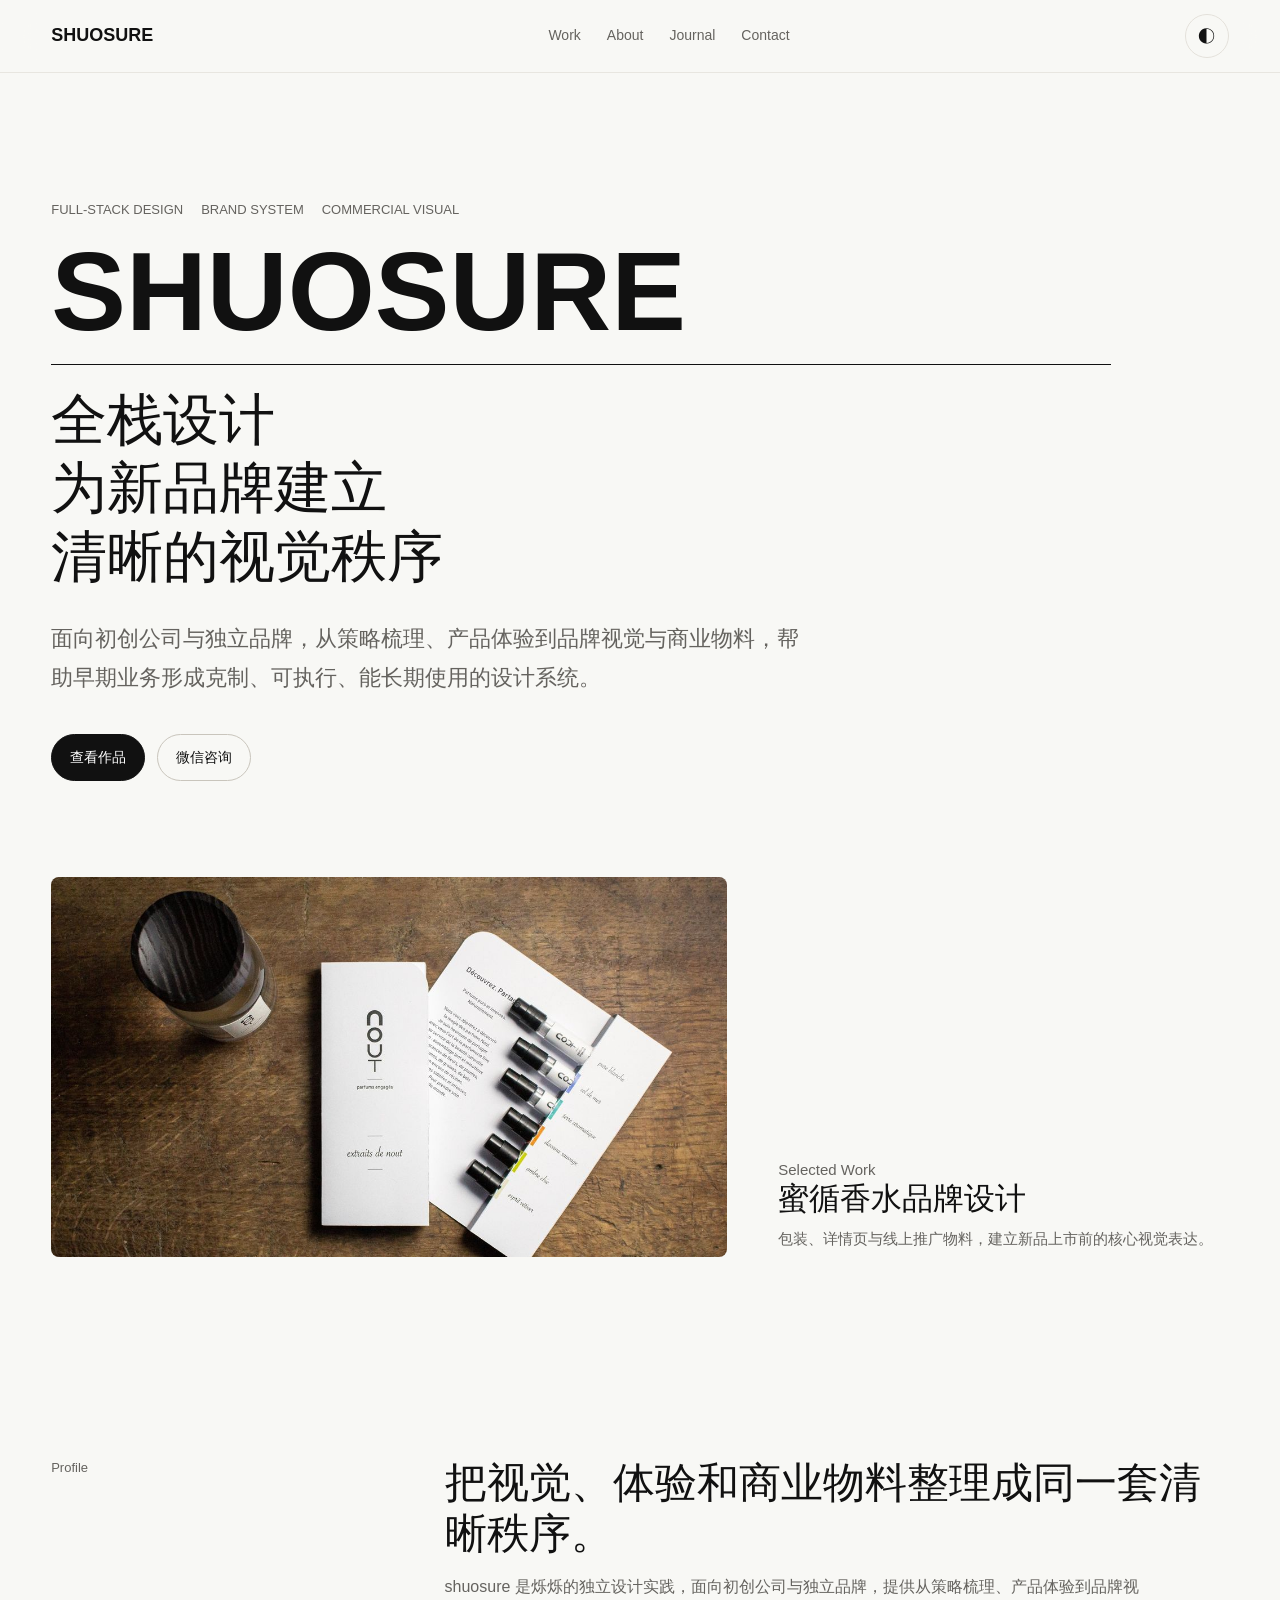
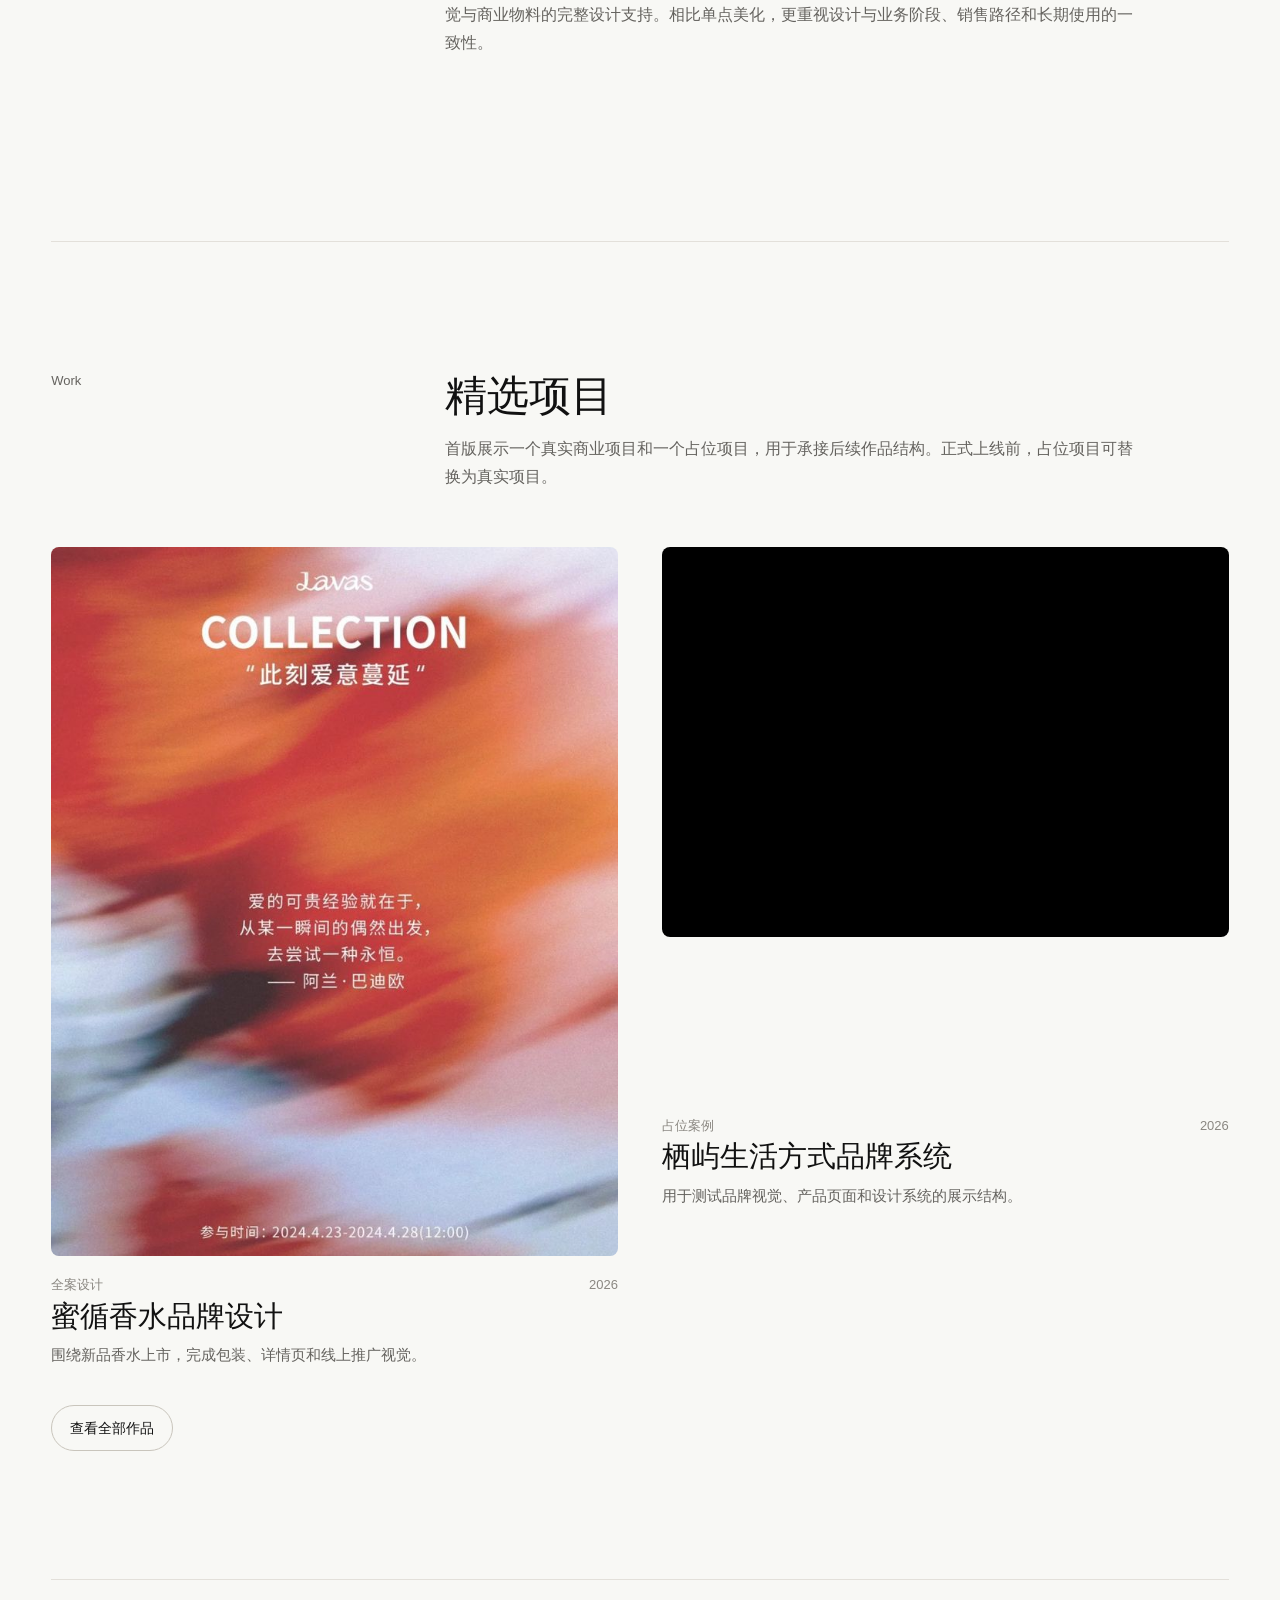
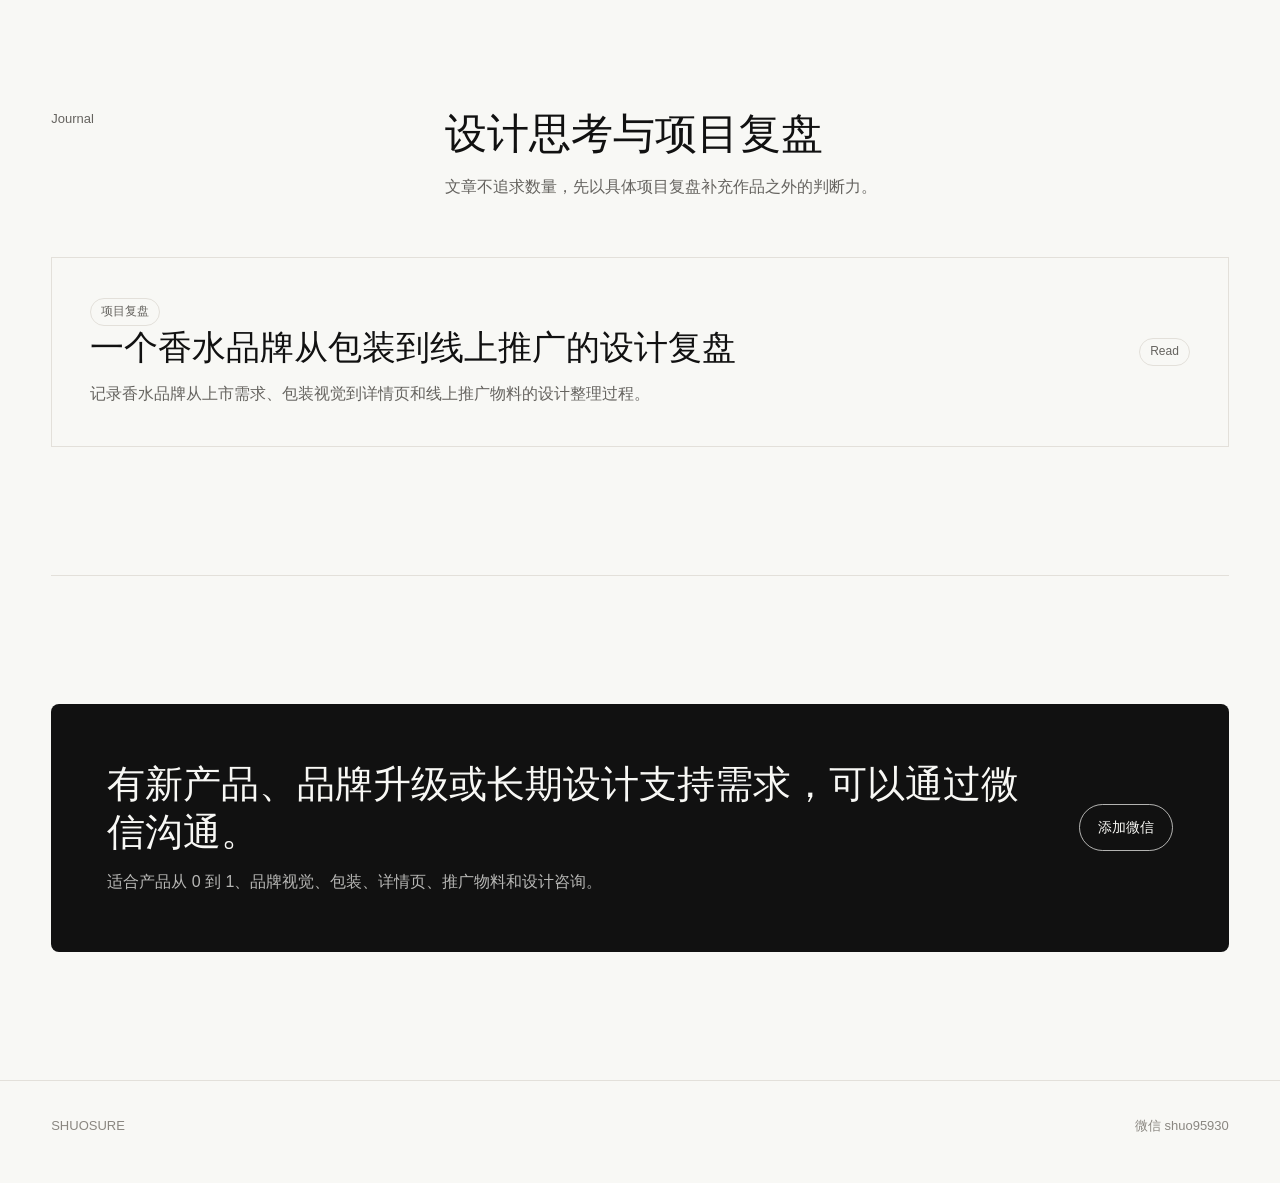
<file: index.html>
<!doctype html>
<html lang="zh-CN">
  <head>
    <meta charset="utf-8">
    <meta name="viewport" content="width=device-width, initial-scale=1">
    <title>shuosure | 全栈设计</title>
    <meta name="description" content="shuosure 是烁烁的独立设计实践，为初创公司与独立品牌提供产品体验、品牌视觉、包装和商业物料设计支持。">
    <link rel="stylesheet" href="styles/main.css">
    <script src="scripts/main.js" defer></script>
  </head>
  <body>
    <header class="site-header">
      <div class="nav-shell">
        <a class="brand" href="index.html">SHUOSURE</a>
        <nav id="site-nav" class="site-nav" data-site-nav>
          <a href="work/index.html">Work</a>
          <a href="about/index.html">About</a>
          <a href="journal/index.html">Journal</a>
          <a href="contact/index.html">Contact</a>
        </nav>
        <div class="nav-actions">
          <button class="theme-toggle" type="button" data-theme-toggle aria-label="切换明暗模式"></button>
          <button class="menu-toggle" type="button" data-menu-toggle aria-label="打开导航" aria-controls="site-nav" aria-expanded="false"><span></span></button>
        </div>
      </div>
    </header>

    <main class="page">
      <section class="hero">
        <div class="hero-copy">
          <p class="eyebrow hero-eyebrow">
            <span>FULL-STACK DESIGN</span>
            <span>BRAND SYSTEM</span>
            <span>COMMERCIAL VISUAL</span>
          </p>
          <h1 class="hero-title hero-title-art">
            <span class="hero-brand-mark">SHUOSURE</span>
            <span class="hero-title-stack">
              <span>全栈设计</span>
              <span>为新品牌建立</span>
              <span>清晰的视觉秩序</span>
            </span>
          </h1>
          <p class="lead hero-lead">面向初创公司与独立品牌，从策略梳理、产品体验到品牌视觉与商业物料，帮助早期业务形成克制、可执行、能长期使用的设计系统。</p>
          <div class="button-row">
            <a class="button primary" href="work/index.html">查看作品</a>
            <a class="button" href="contact/index.html">微信咨询</a>
          </div>
        </div>
        <div class="hero-preview">
          <a class="preview-media" href="work/mixun/index.html" aria-label="查看蜜循香水品牌设计">
            <img src="assets/projects/mixun/02-packaging/66e866f9a4b3633d96e788fadd065aa6.jpg" alt="蜜循香水品牌包装设计">
          </a>
          <div class="preview-note">
            <p class="eyebrow">Selected Work</p>
            <h2>蜜循香水品牌设计</h2>
            <p>包装、详情页与线上推广物料，建立新品上市前的核心视觉表达。</p>
          </div>
        </div>
      </section>

      <section class="section">
        <div class="section-head">
          <p class="section-label">Profile</p>
          <div>
            <h2>把视觉、体验和商业物料整理成同一套清晰秩序。</h2>
            <p>shuosure 是烁烁的独立设计实践，面向初创公司与独立品牌，提供从策略梳理、产品体验到品牌视觉与商业物料的完整设计支持。相比单点美化，更重视设计与业务阶段、销售路径和长期使用的一致性。</p>
          </div>
        </div>
      </section>

      <section class="section" id="featured-work">
        <div class="section-head">
          <p class="section-label">Work</p>
          <div>
            <h2>精选项目</h2>
            <p>首版展示一个真实商业项目和一个占位项目，用于承接后续作品结构。正式上线前，占位项目可替换为真实项目。</p>
          </div>
        </div>
        <div class="project-grid">
          <a class="project-card" href="work/mixun/index.html">
            <div class="project-thumb">
              <img src="assets/projects/mixun/01-cover/7175e253c5c69ed9e09f5b11163b61cd.jpg" alt="蜜循香水品牌设计封面">
            </div>
            <div>
              <div class="project-meta"><span>全案设计</span><span>2026</span></div>
              <h3>蜜循香水品牌设计</h3>
              <p>围绕新品香水上市，完成包装、详情页和线上推广视觉。</p>
            </div>
          </a>
          <a class="project-card wide" href="work/sample-brand/index.html">
            <div class="project-thumb">
              <img src="assets/projects/sample-brand/01-cover/placeholder-cover.png" alt="栖屿生活方式品牌系统占位图">
            </div>
            <div>
              <div class="project-meta"><span>占位案例</span><span>2026</span></div>
              <h3>栖屿生活方式品牌系统</h3>
              <p>用于测试品牌视觉、产品页面和设计系统的展示结构。</p>
            </div>
          </a>
        </div>
        <div class="button-row">
          <a class="button" href="work/index.html">查看全部作品</a>
        </div>
      </section>

      <section class="section">
        <div class="section-head">
          <p class="section-label">Journal</p>
          <div>
            <h2>设计思考与项目复盘</h2>
            <p>文章不追求数量，先以具体项目复盘补充作品之外的判断力。</p>
          </div>
        </div>
        <div class="article-list">
          <a class="article-row" href="journal/perfume-brand-launch-review/index.html">
            <div>
              <span class="article-tag">项目复盘</span>
              <h3>一个香水品牌从包装到线上推广的设计复盘</h3>
              <p>记录香水品牌从上市需求、包装视觉到详情页和线上推广物料的设计整理过程。</p>
            </div>
            <span class="pill">Read</span>
          </a>
        </div>
      </section>

      <section class="section">
        <div class="cta-band">
          <div>
            <h2>有新产品、品牌升级或长期设计支持需求，可以通过微信沟通。</h2>
            <p>适合产品从 0 到 1、品牌视觉、包装、详情页、推广物料和设计咨询。</p>
          </div>
          <a class="button" href="contact/index.html">添加微信</a>
        </div>
      </section>
    </main>

    <footer class="site-footer">
      <span>SHUOSURE</span>
      <span>微信 shuo95930</span>
    </footer>
  </body>
</html>
</file>
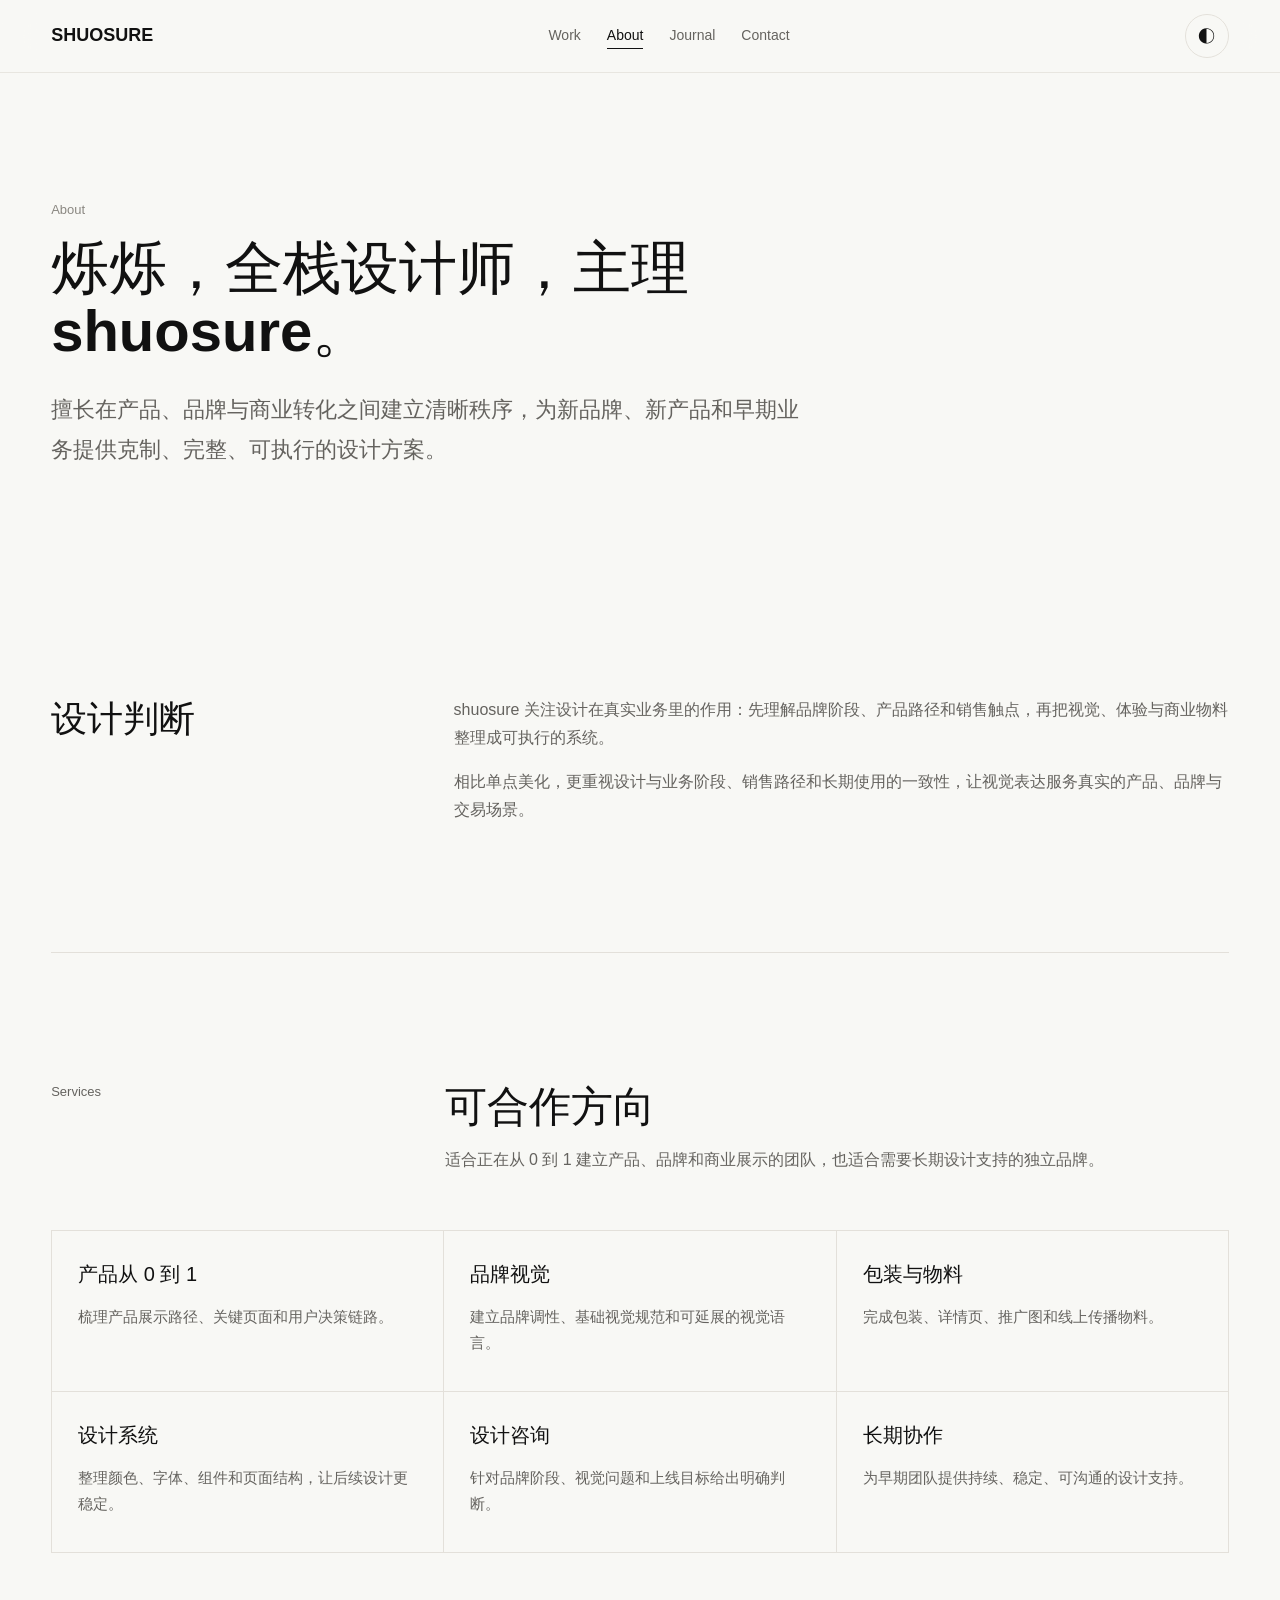
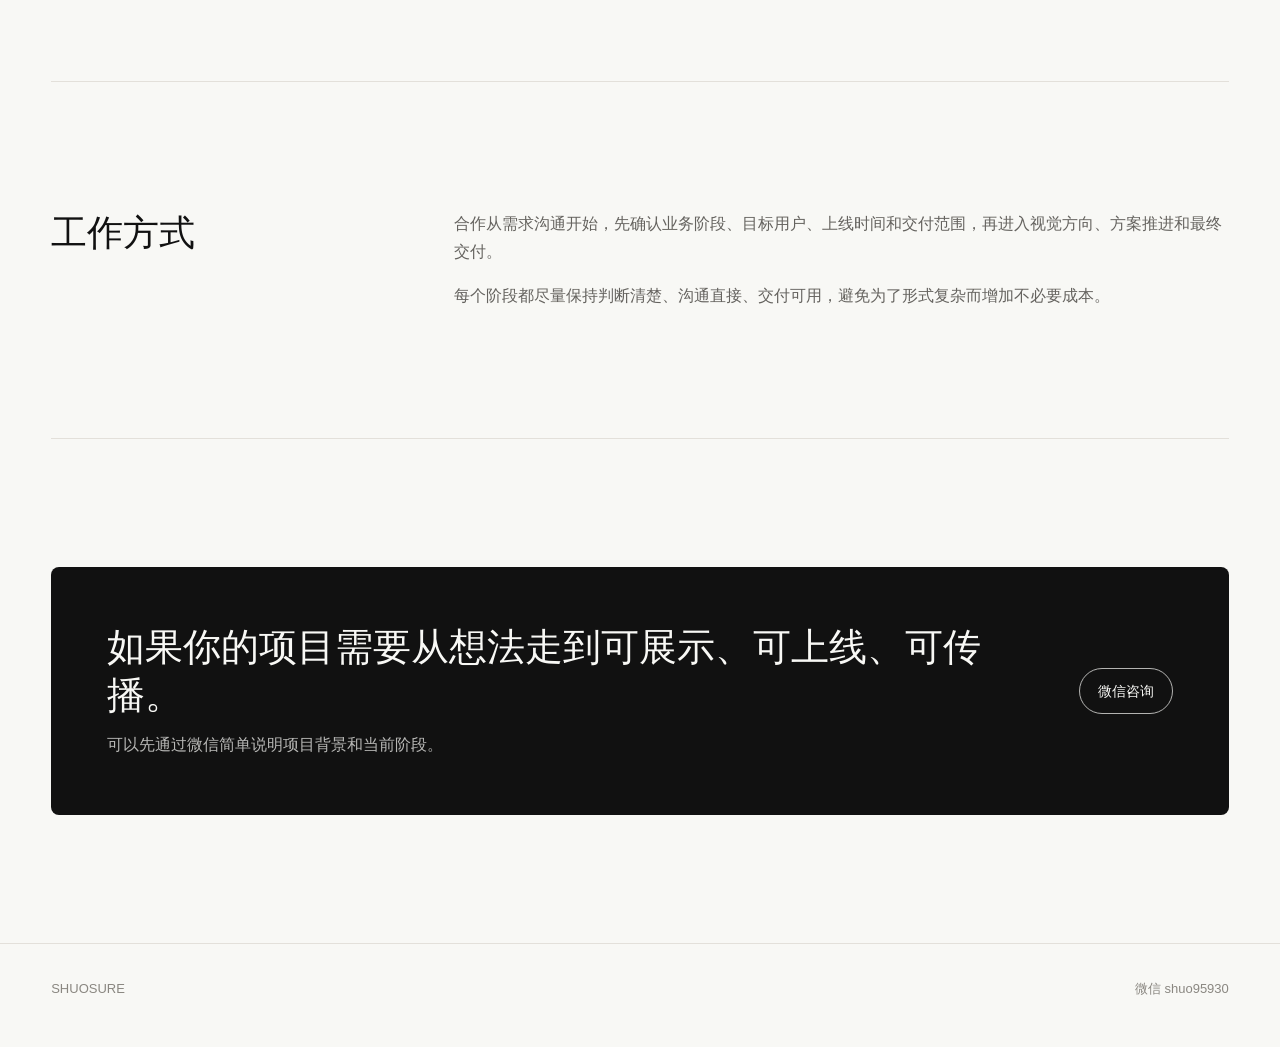
<file: about/index.html>
<!doctype html>
<html lang="zh-CN">
  <head>
    <meta charset="utf-8">
    <meta name="viewport" content="width=device-width, initial-scale=1">
    <title>About | shuosure</title>
    <meta name="description" content="了解 shuosure 和烁烁的设计方式、服务范围与合作流程。">
    <link rel="stylesheet" href="../styles/main.css">
    <script src="../scripts/main.js" defer></script>
  </head>
  <body>
    <header class="site-header">
      <div class="nav-shell">
        <a class="brand" href="../index.html">SHUOSURE</a>
        <nav id="site-nav" class="site-nav" data-site-nav>
          <a href="../work/index.html">Work</a>
          <a class="is-active" href="index.html">About</a>
          <a href="../journal/index.html">Journal</a>
          <a href="../contact/index.html">Contact</a>
        </nav>
        <div class="nav-actions">
          <button class="theme-toggle" type="button" data-theme-toggle aria-label="切换明暗模式"></button>
          <button class="menu-toggle" type="button" data-menu-toggle aria-label="打开导航" aria-controls="site-nav" aria-expanded="false"><span></span></button>
        </div>
      </div>
    </header>

    <main class="page">
      <section class="page-hero">
        <p class="eyebrow">About</p>
        <h1 class="page-title">烁烁，全栈设计师，主理 shuosure。</h1>
        <p class="lead">擅长在产品、品牌与商业转化之间建立清晰秩序，为新品牌、新产品和早期业务提供克制、完整、可执行的设计方案。</p>
      </section>

      <section class="section">
        <div class="split">
          <h2>设计判断</h2>
          <div class="text-block">
            <p>shuosure 关注设计在真实业务里的作用：先理解品牌阶段、产品路径和销售触点，再把视觉、体验与商业物料整理成可执行的系统。</p>
            <p>相比单点美化，更重视设计与业务阶段、销售路径和长期使用的一致性，让视觉表达服务真实的产品、品牌与交易场景。</p>
          </div>
        </div>
      </section>

      <section class="section">
        <div class="section-head">
          <p class="section-label">Services</p>
          <div>
            <h2>可合作方向</h2>
            <p>适合正在从 0 到 1 建立产品、品牌和商业展示的团队，也适合需要长期设计支持的独立品牌。</p>
          </div>
        </div>
        <div class="service-grid">
          <div class="service-item"><h3>产品从 0 到 1</h3><p>梳理产品展示路径、关键页面和用户决策链路。</p></div>
          <div class="service-item"><h3>品牌视觉</h3><p>建立品牌调性、基础视觉规范和可延展的视觉语言。</p></div>
          <div class="service-item"><h3>包装与物料</h3><p>完成包装、详情页、推广图和线上传播物料。</p></div>
          <div class="service-item"><h3>设计系统</h3><p>整理颜色、字体、组件和页面结构，让后续设计更稳定。</p></div>
          <div class="service-item"><h3>设计咨询</h3><p>针对品牌阶段、视觉问题和上线目标给出明确判断。</p></div>
          <div class="service-item"><h3>长期协作</h3><p>为早期团队提供持续、稳定、可沟通的设计支持。</p></div>
        </div>
      </section>

      <section class="section">
        <div class="split">
          <h2>工作方式</h2>
          <div class="text-block">
            <p>合作从需求沟通开始，先确认业务阶段、目标用户、上线时间和交付范围，再进入视觉方向、方案推进和最终交付。</p>
            <p>每个阶段都尽量保持判断清楚、沟通直接、交付可用，避免为了形式复杂而增加不必要成本。</p>
          </div>
        </div>
      </section>

      <section class="section">
        <div class="cta-band">
          <div>
            <h2>如果你的项目需要从想法走到可展示、可上线、可传播。</h2>
            <p>可以先通过微信简单说明项目背景和当前阶段。</p>
          </div>
          <a class="button" href="../contact/index.html">微信咨询</a>
        </div>
      </section>
    </main>

    <footer class="site-footer">
      <span>SHUOSURE</span>
      <span>微信 shuo95930</span>
    </footer>
  </body>
</html>
</file>
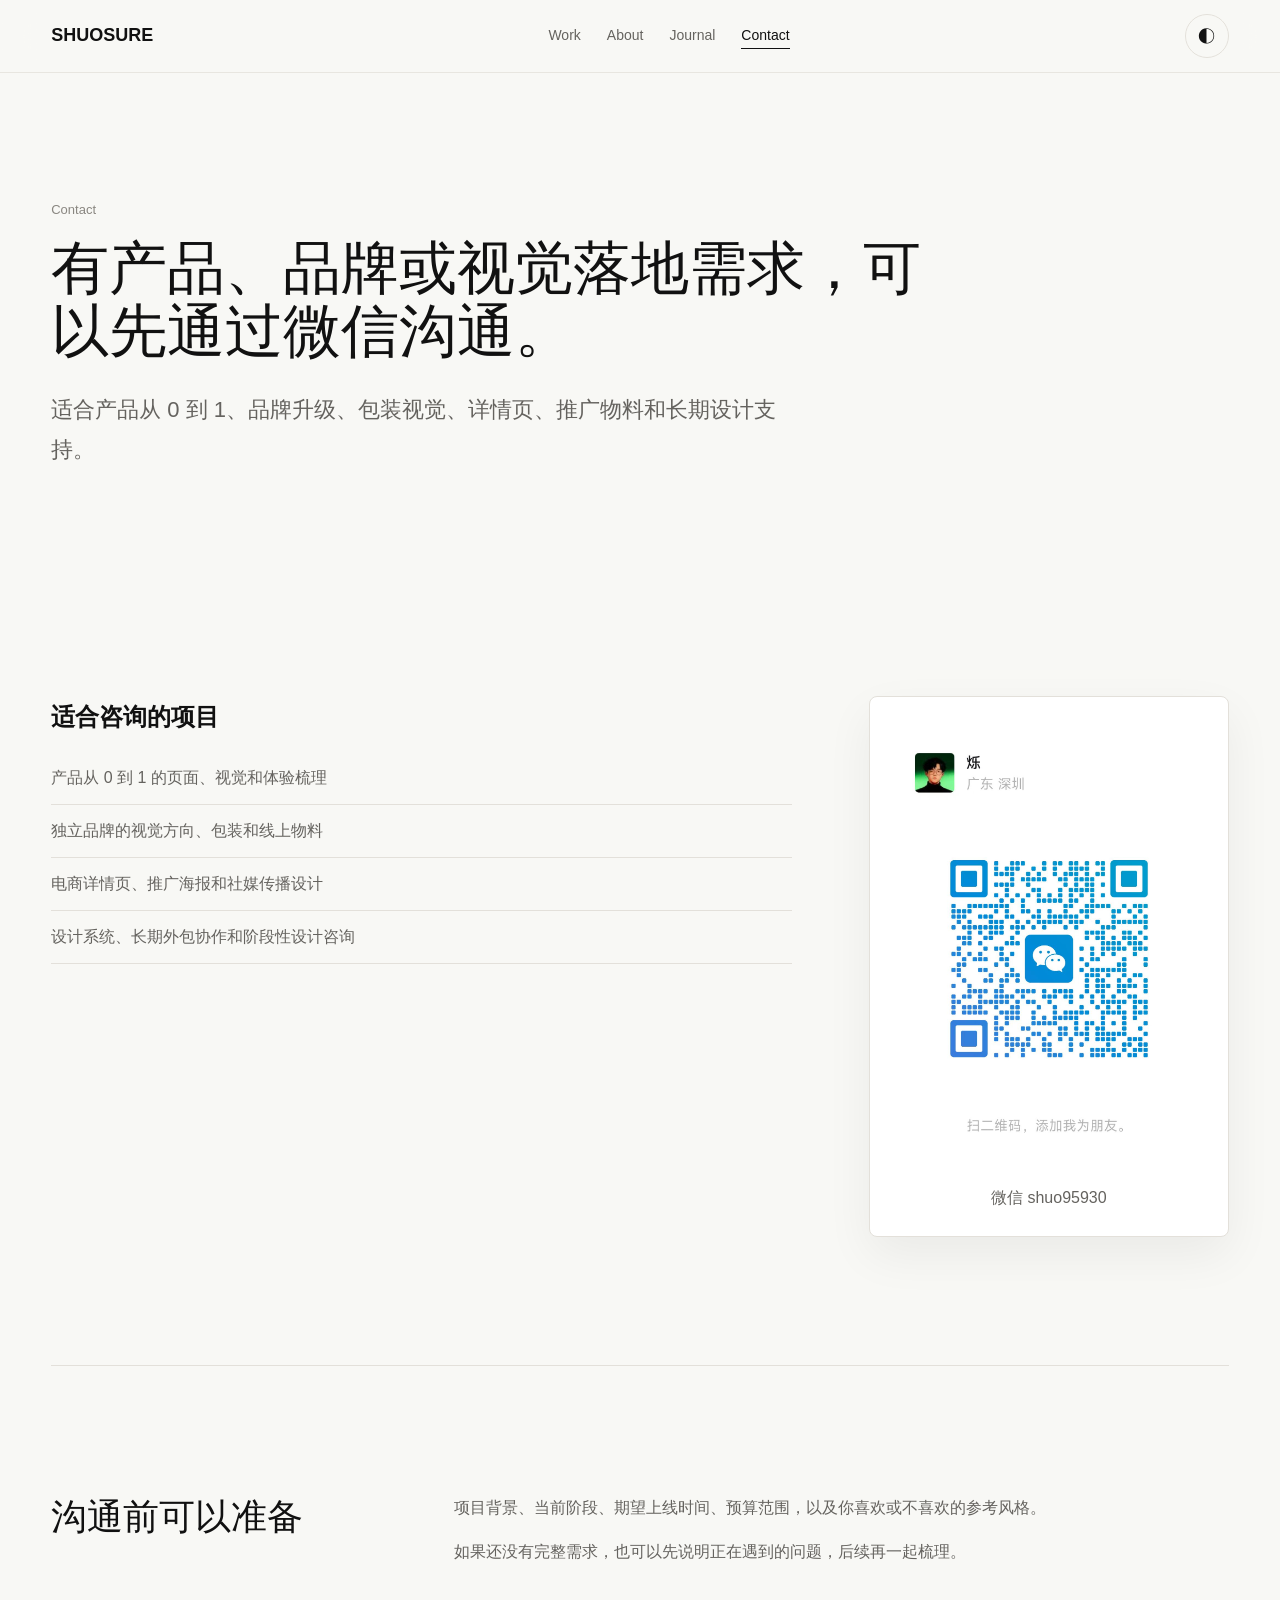
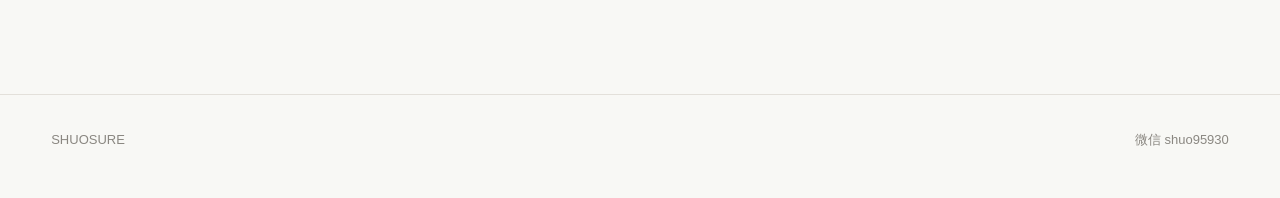
<file: contact/index.html>
<!doctype html>
<html lang="zh-CN">
  <head>
    <meta charset="utf-8">
    <meta name="viewport" content="width=device-width, initial-scale=1">
    <title>Contact | shuosure</title>
    <meta name="description" content="通过微信联系 shuosure，沟通产品从 0 到 1、品牌升级、包装视觉或长期设计支持。">
    <link rel="stylesheet" href="../styles/main.css">
    <script src="../scripts/main.js" defer></script>
  </head>
  <body>
    <header class="site-header">
      <div class="nav-shell">
        <a class="brand" href="../index.html">SHUOSURE</a>
        <nav id="site-nav" class="site-nav" data-site-nav>
          <a href="../work/index.html">Work</a>
          <a href="../about/index.html">About</a>
          <a href="../journal/index.html">Journal</a>
          <a class="is-active" href="index.html">Contact</a>
        </nav>
        <div class="nav-actions">
          <button class="theme-toggle" type="button" data-theme-toggle aria-label="切换明暗模式"></button>
          <button class="menu-toggle" type="button" data-menu-toggle aria-label="打开导航" aria-controls="site-nav" aria-expanded="false"><span></span></button>
        </div>
      </div>
    </header>

    <main class="page">
      <section class="page-hero">
        <p class="eyebrow">Contact</p>
        <h1 class="page-title">有产品、品牌或视觉落地需求，可以先通过微信沟通。</h1>
        <p class="lead">适合产品从 0 到 1、品牌升级、包装视觉、详情页、推广物料和长期设计支持。</p>
      </section>

      <section class="section">
        <div class="contact-layout">
          <div>
            <h2>适合咨询的项目</h2>
            <ul class="check-list">
              <li>产品从 0 到 1 的页面、视觉和体验梳理</li>
              <li>独立品牌的视觉方向、包装和线上物料</li>
              <li>电商详情页、推广海报和社媒传播设计</li>
              <li>设计系统、长期外包协作和阶段性设计咨询</li>
            </ul>
          </div>
          <aside class="qr-panel">
            <img src="../assets/contact/wechat-qr.jpg" alt="shuosure 微信二维码">
            <p>微信 shuo95930</p>
          </aside>
        </div>
      </section>

      <section class="section">
        <div class="split">
          <h2>沟通前可以准备</h2>
          <div class="text-block">
            <p>项目背景、当前阶段、期望上线时间、预算范围，以及你喜欢或不喜欢的参考风格。</p>
            <p>如果还没有完整需求，也可以先说明正在遇到的问题，后续再一起梳理。</p>
          </div>
        </div>
      </section>
    </main>

    <footer class="site-footer">
      <span>SHUOSURE</span>
      <span>微信 shuo95930</span>
    </footer>
  </body>
</html>
</file>
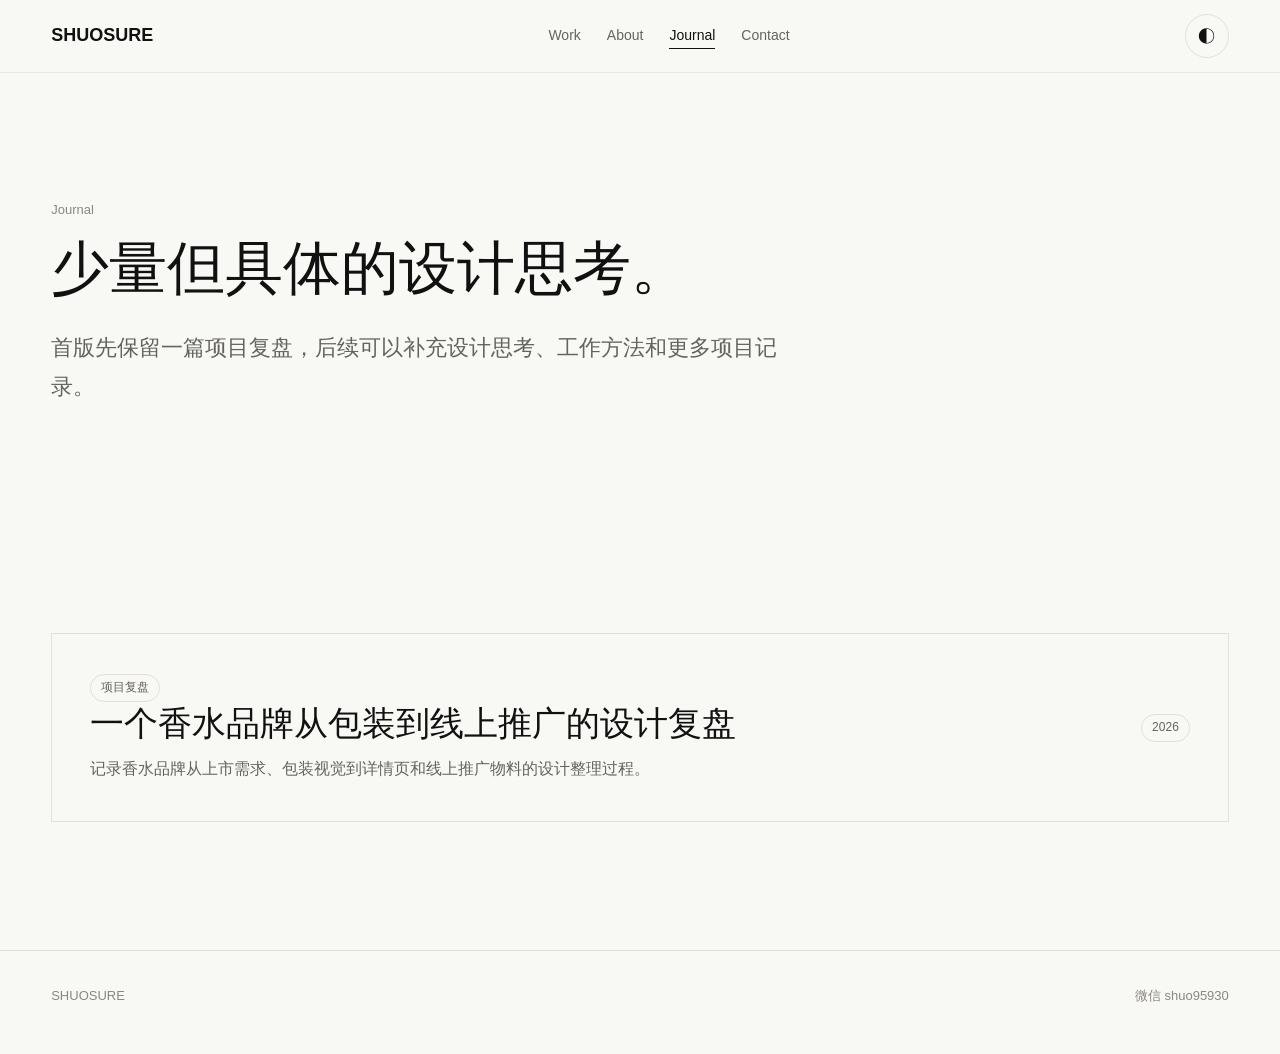
<file: journal/index.html>
<!doctype html>
<html lang="zh-CN">
  <head>
    <meta charset="utf-8">
    <meta name="viewport" content="width=device-width, initial-scale=1">
    <title>Journal | shuosure</title>
    <meta name="description" content="shuosure 的设计思考、项目复盘和工作方法。">
    <link rel="stylesheet" href="../styles/main.css">
    <script src="../scripts/main.js" defer></script>
  </head>
  <body>
    <header class="site-header">
      <div class="nav-shell">
        <a class="brand" href="../index.html">SHUOSURE</a>
        <nav id="site-nav" class="site-nav" data-site-nav>
          <a href="../work/index.html">Work</a>
          <a href="../about/index.html">About</a>
          <a class="is-active" href="index.html">Journal</a>
          <a href="../contact/index.html">Contact</a>
        </nav>
        <div class="nav-actions">
          <button class="theme-toggle" type="button" data-theme-toggle aria-label="切换明暗模式"></button>
          <button class="menu-toggle" type="button" data-menu-toggle aria-label="打开导航" aria-controls="site-nav" aria-expanded="false"><span></span></button>
        </div>
      </div>
    </header>

    <main class="page">
      <section class="page-hero">
        <p class="eyebrow">Journal</p>
        <h1 class="page-title">少量但具体的设计思考。</h1>
        <p class="lead">首版先保留一篇项目复盘，后续可以补充设计思考、工作方法和更多项目记录。</p>
      </section>

      <section class="section">
        <div class="article-list">
          <a class="article-row" href="perfume-brand-launch-review/index.html">
            <div>
              <span class="article-tag">项目复盘</span>
              <h3>一个香水品牌从包装到线上推广的设计复盘</h3>
              <p>记录香水品牌从上市需求、包装视觉到详情页和线上推广物料的设计整理过程。</p>
            </div>
            <span class="pill">2026</span>
          </a>
        </div>
      </section>
    </main>

    <footer class="site-footer">
      <span>SHUOSURE</span>
      <span>微信 shuo95930</span>
    </footer>
  </body>
</html>
</file>
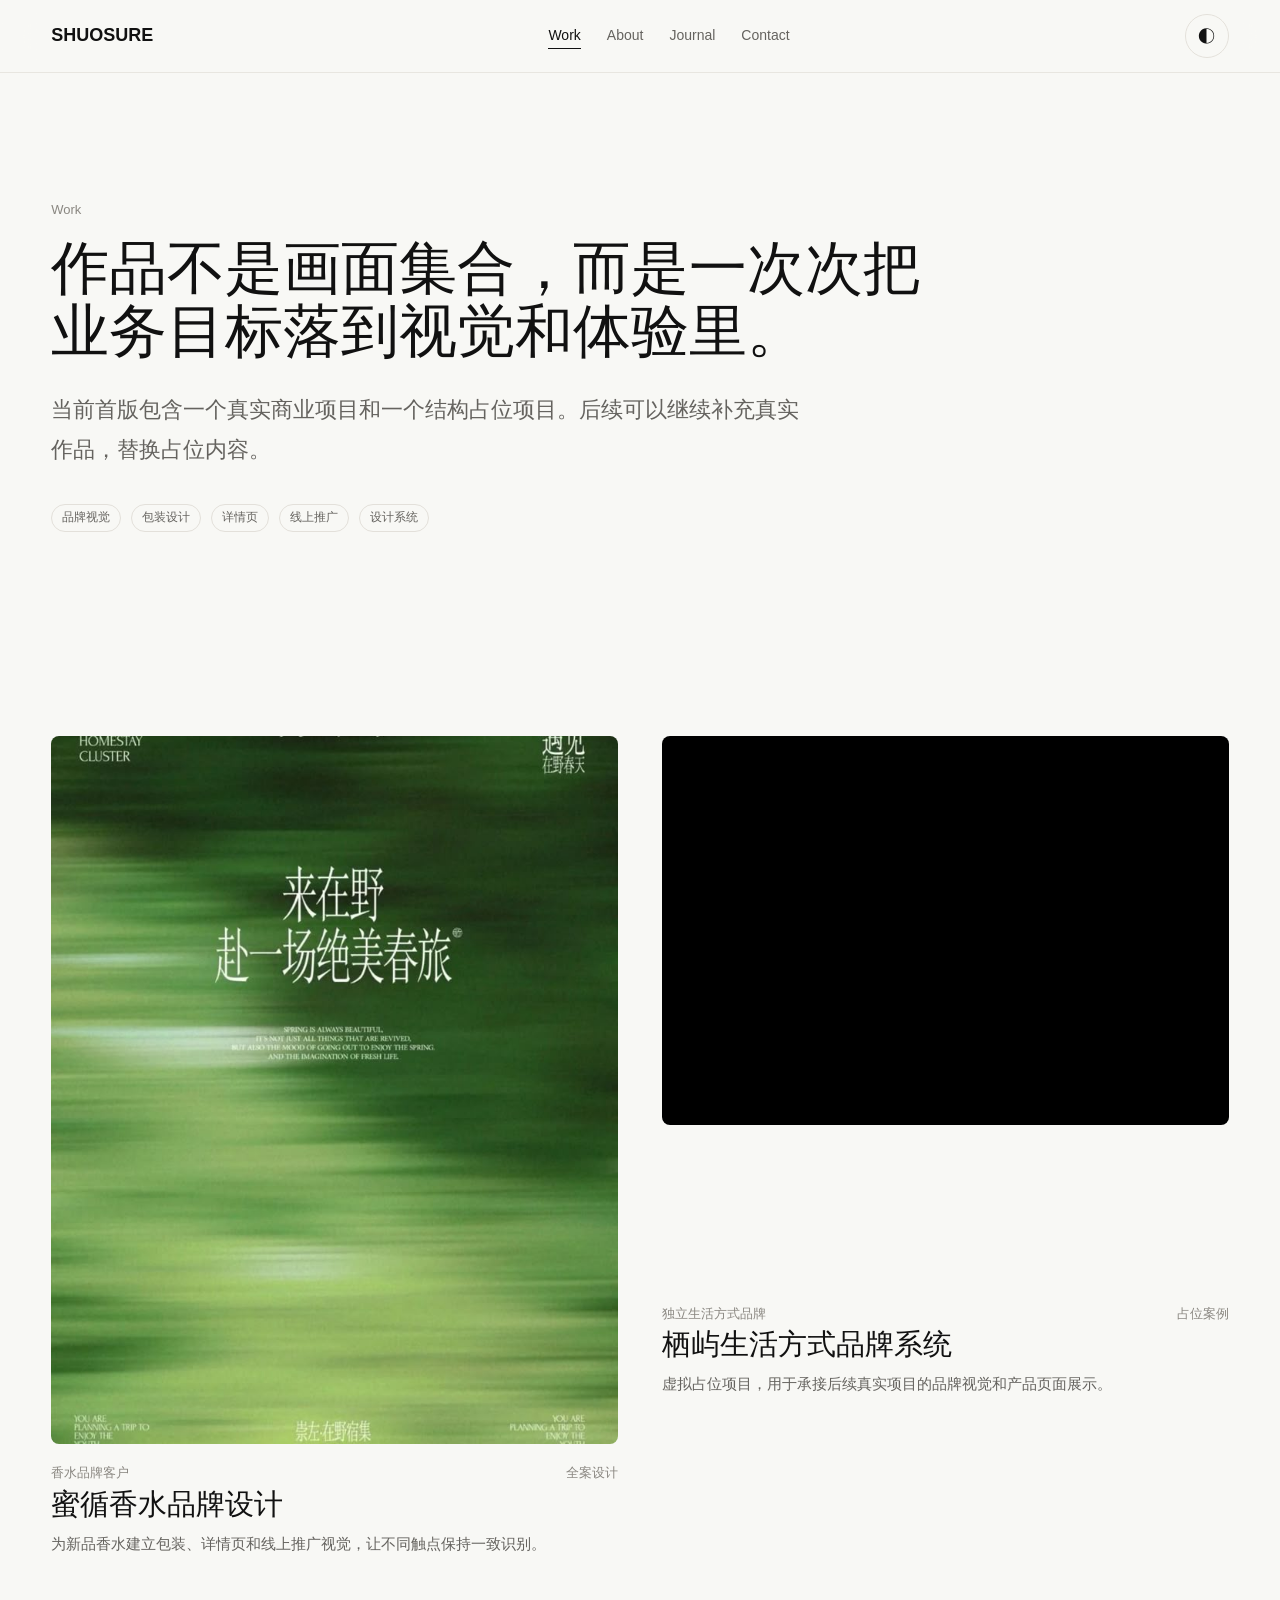
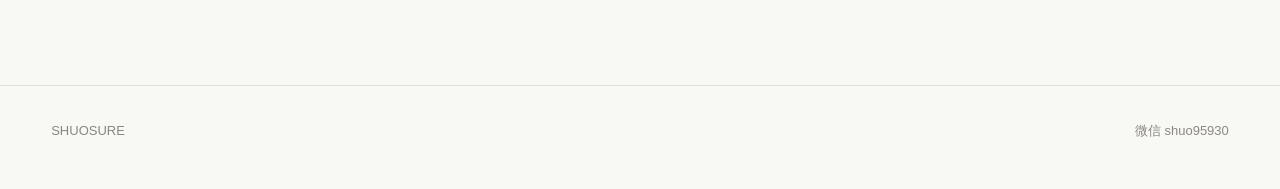
<file: work/index.html>
<!doctype html>
<html lang="zh-CN">
  <head>
    <meta charset="utf-8">
    <meta name="viewport" content="width=device-width, initial-scale=1">
    <title>Work | shuosure</title>
    <meta name="description" content="shuosure 作品集，展示品牌视觉、包装、详情页和产品体验设计项目。">
    <link rel="stylesheet" href="../styles/main.css">
    <script src="../scripts/main.js" defer></script>
  </head>
  <body>
    <header class="site-header">
      <div class="nav-shell">
        <a class="brand" href="../index.html">SHUOSURE</a>
        <nav id="site-nav" class="site-nav" data-site-nav>
          <a class="is-active" href="index.html">Work</a>
          <a href="../about/index.html">About</a>
          <a href="../journal/index.html">Journal</a>
          <a href="../contact/index.html">Contact</a>
        </nav>
        <div class="nav-actions">
          <button class="theme-toggle" type="button" data-theme-toggle aria-label="切换明暗模式"></button>
          <button class="menu-toggle" type="button" data-menu-toggle aria-label="打开导航" aria-controls="site-nav" aria-expanded="false"><span></span></button>
        </div>
      </div>
    </header>

    <main class="page">
      <section class="page-hero">
        <p class="eyebrow">Work</p>
        <h1 class="page-title">作品不是画面集合，而是一次次把业务目标落到视觉和体验里。</h1>
        <p class="lead">当前首版包含一个真实商业项目和一个结构占位项目。后续可以继续补充真实作品，替换占位内容。</p>
        <div class="filter-row">
          <span class="pill">品牌视觉</span>
          <span class="pill">包装设计</span>
          <span class="pill">详情页</span>
          <span class="pill">线上推广</span>
          <span class="pill">设计系统</span>
        </div>
      </section>

      <section class="section">
        <div class="project-grid">
          <a class="project-card" href="mixun/index.html">
            <div class="project-thumb">
              <img src="../assets/projects/mixun/01-cover/616b6fc1ad3b6beeb8c086fae8a35422.jpg" alt="蜜循香水品牌设计封面">
            </div>
            <div>
              <div class="project-meta"><span>香水品牌客户</span><span>全案设计</span></div>
              <h3>蜜循香水品牌设计</h3>
              <p>为新品香水建立包装、详情页和线上推广视觉，让不同触点保持一致识别。</p>
            </div>
          </a>
          <a class="project-card wide" href="sample-brand/index.html">
            <div class="project-thumb">
              <img src="../assets/projects/sample-brand/01-cover/placeholder-cover.png" alt="栖屿生活方式品牌系统占位图">
            </div>
            <div>
              <div class="project-meta"><span>独立生活方式品牌</span><span>占位案例</span></div>
              <h3>栖屿生活方式品牌系统</h3>
              <p>虚拟占位项目，用于承接后续真实项目的品牌视觉和产品页面展示。</p>
            </div>
          </a>
        </div>
      </section>
    </main>

    <footer class="site-footer">
      <span>SHUOSURE</span>
      <span>微信 shuo95930</span>
    </footer>
  </body>
</html>
</file>
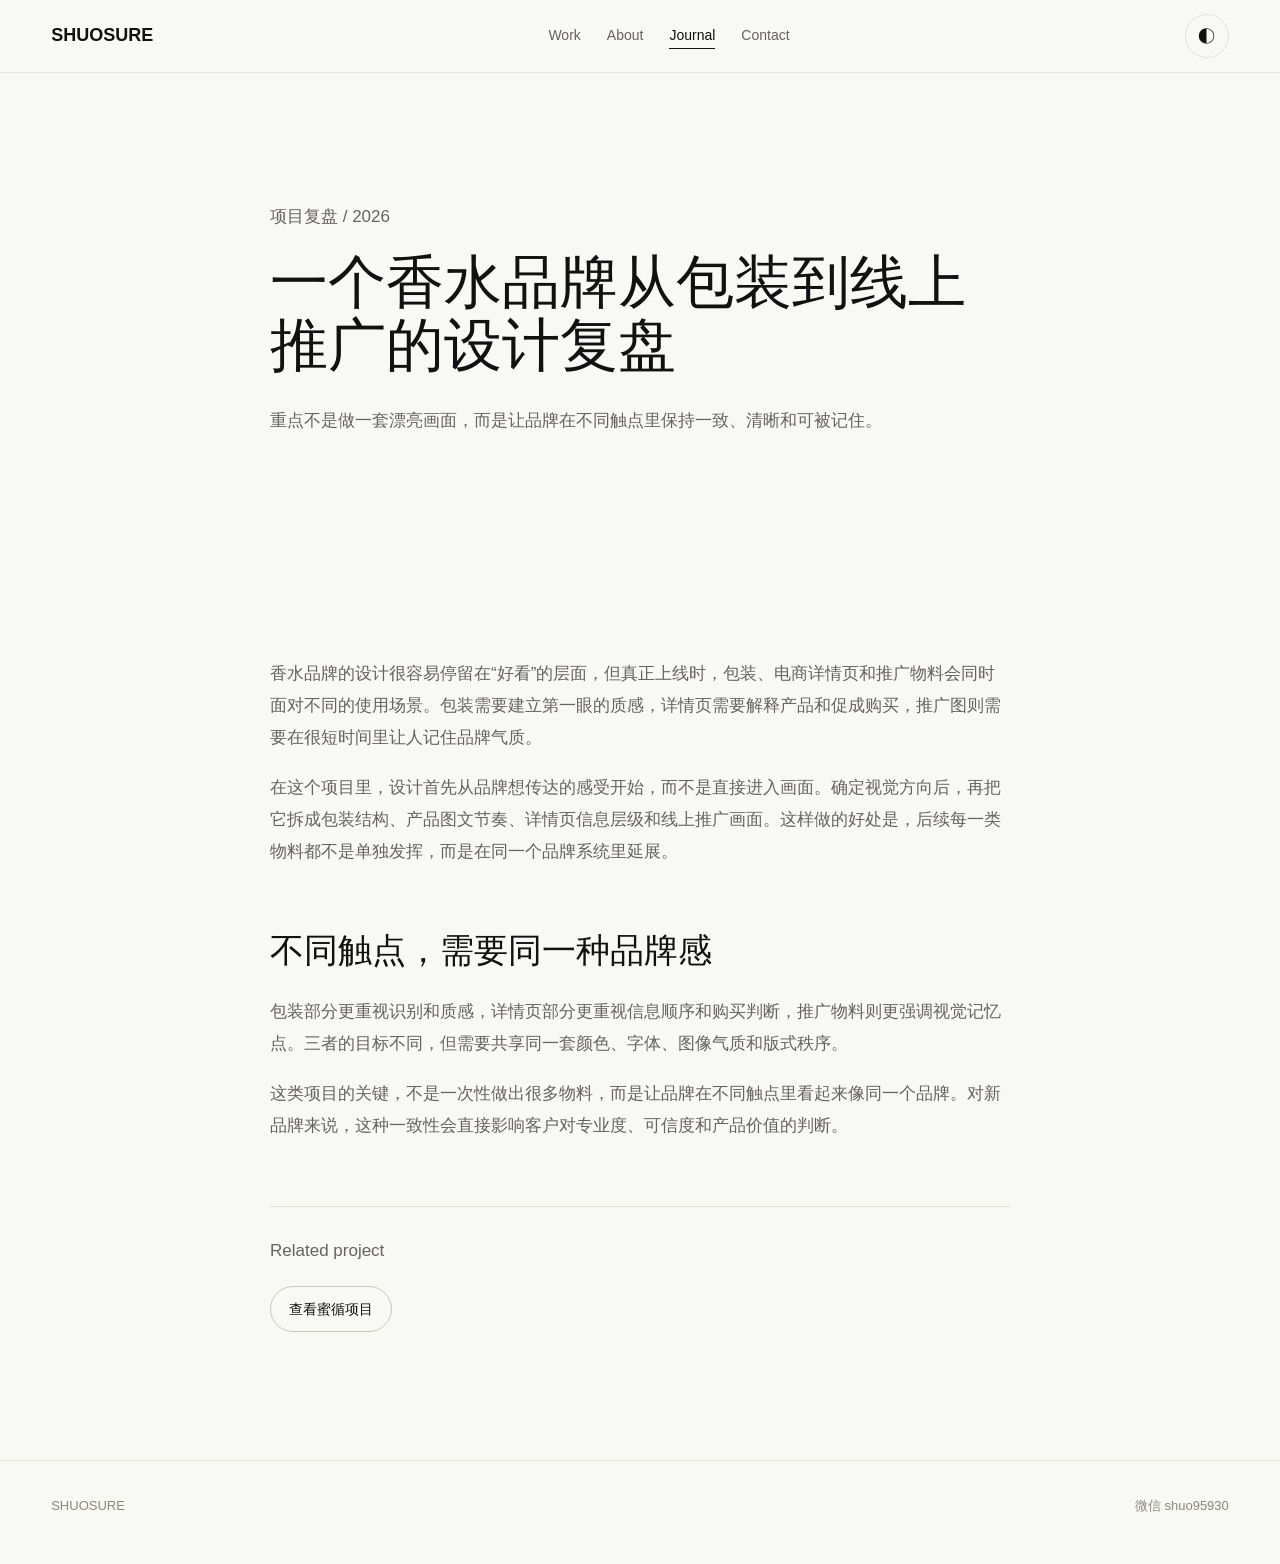
<file: journal/perfume-brand-launch-review/index.html>
<!doctype html>
<html lang="zh-CN">
  <head>
    <meta charset="utf-8">
    <meta name="viewport" content="width=device-width, initial-scale=1">
    <title>一个香水品牌从包装到线上推广的设计复盘 | shuosure</title>
    <meta name="description" content="一个香水品牌从包装视觉、详情页到线上推广物料的设计复盘。">
    <link rel="stylesheet" href="../../styles/main.css">
    <script src="../../scripts/main.js" defer></script>
  </head>
  <body>
    <header class="site-header">
      <div class="nav-shell">
        <a class="brand" href="../../index.html">SHUOSURE</a>
        <nav id="site-nav" class="site-nav" data-site-nav>
          <a href="../../work/index.html">Work</a>
          <a href="../../about/index.html">About</a>
          <a class="is-active" href="../index.html">Journal</a>
          <a href="../../contact/index.html">Contact</a>
        </nav>
        <div class="nav-actions">
          <button class="theme-toggle" type="button" data-theme-toggle aria-label="切换明暗模式"></button>
          <button class="menu-toggle" type="button" data-menu-toggle aria-label="打开导航" aria-controls="site-nav" aria-expanded="false"><span></span></button>
        </div>
      </div>
    </header>

    <main class="page">
      <section class="page-hero article-body">
        <p class="eyebrow">项目复盘 / 2026</p>
        <h1 class="page-title">一个香水品牌从包装到线上推广的设计复盘</h1>
        <p class="lead">重点不是做一套漂亮画面，而是让品牌在不同触点里保持一致、清晰和可被记住。</p>
      </section>

      <article class="section article-body">
        <p>香水品牌的设计很容易停留在“好看”的层面，但真正上线时，包装、电商详情页和推广物料会同时面对不同的使用场景。包装需要建立第一眼的质感，详情页需要解释产品和促成购买，推广图则需要在很短时间里让人记住品牌气质。</p>

        <p>在这个项目里，设计首先从品牌想传达的感受开始，而不是直接进入画面。确定视觉方向后，再把它拆成包装结构、产品图文节奏、详情页信息层级和线上推广画面。这样做的好处是，后续每一类物料都不是单独发挥，而是在同一个品牌系统里延展。</p>

        <h2>不同触点，需要同一种品牌感</h2>
        <p>包装部分更重视识别和质感，详情页部分更重视信息顺序和购买判断，推广物料则更强调视觉记忆点。三者的目标不同，但需要共享同一套颜色、字体、图像气质和版式秩序。</p>

        <p>这类项目的关键，不是一次性做出很多物料，而是让品牌在不同触点里看起来像同一个品牌。对新品牌来说，这种一致性会直接影响客户对专业度、可信度和产品价值的判断。</p>

        <div class="related">
          <p class="eyebrow">Related project</p>
          <a class="button" href="../../work/mixun/index.html">查看蜜循项目</a>
        </div>
      </article>
    </main>

    <footer class="site-footer">
      <span>SHUOSURE</span>
      <span>微信 shuo95930</span>
    </footer>
  </body>
</html>
</file>
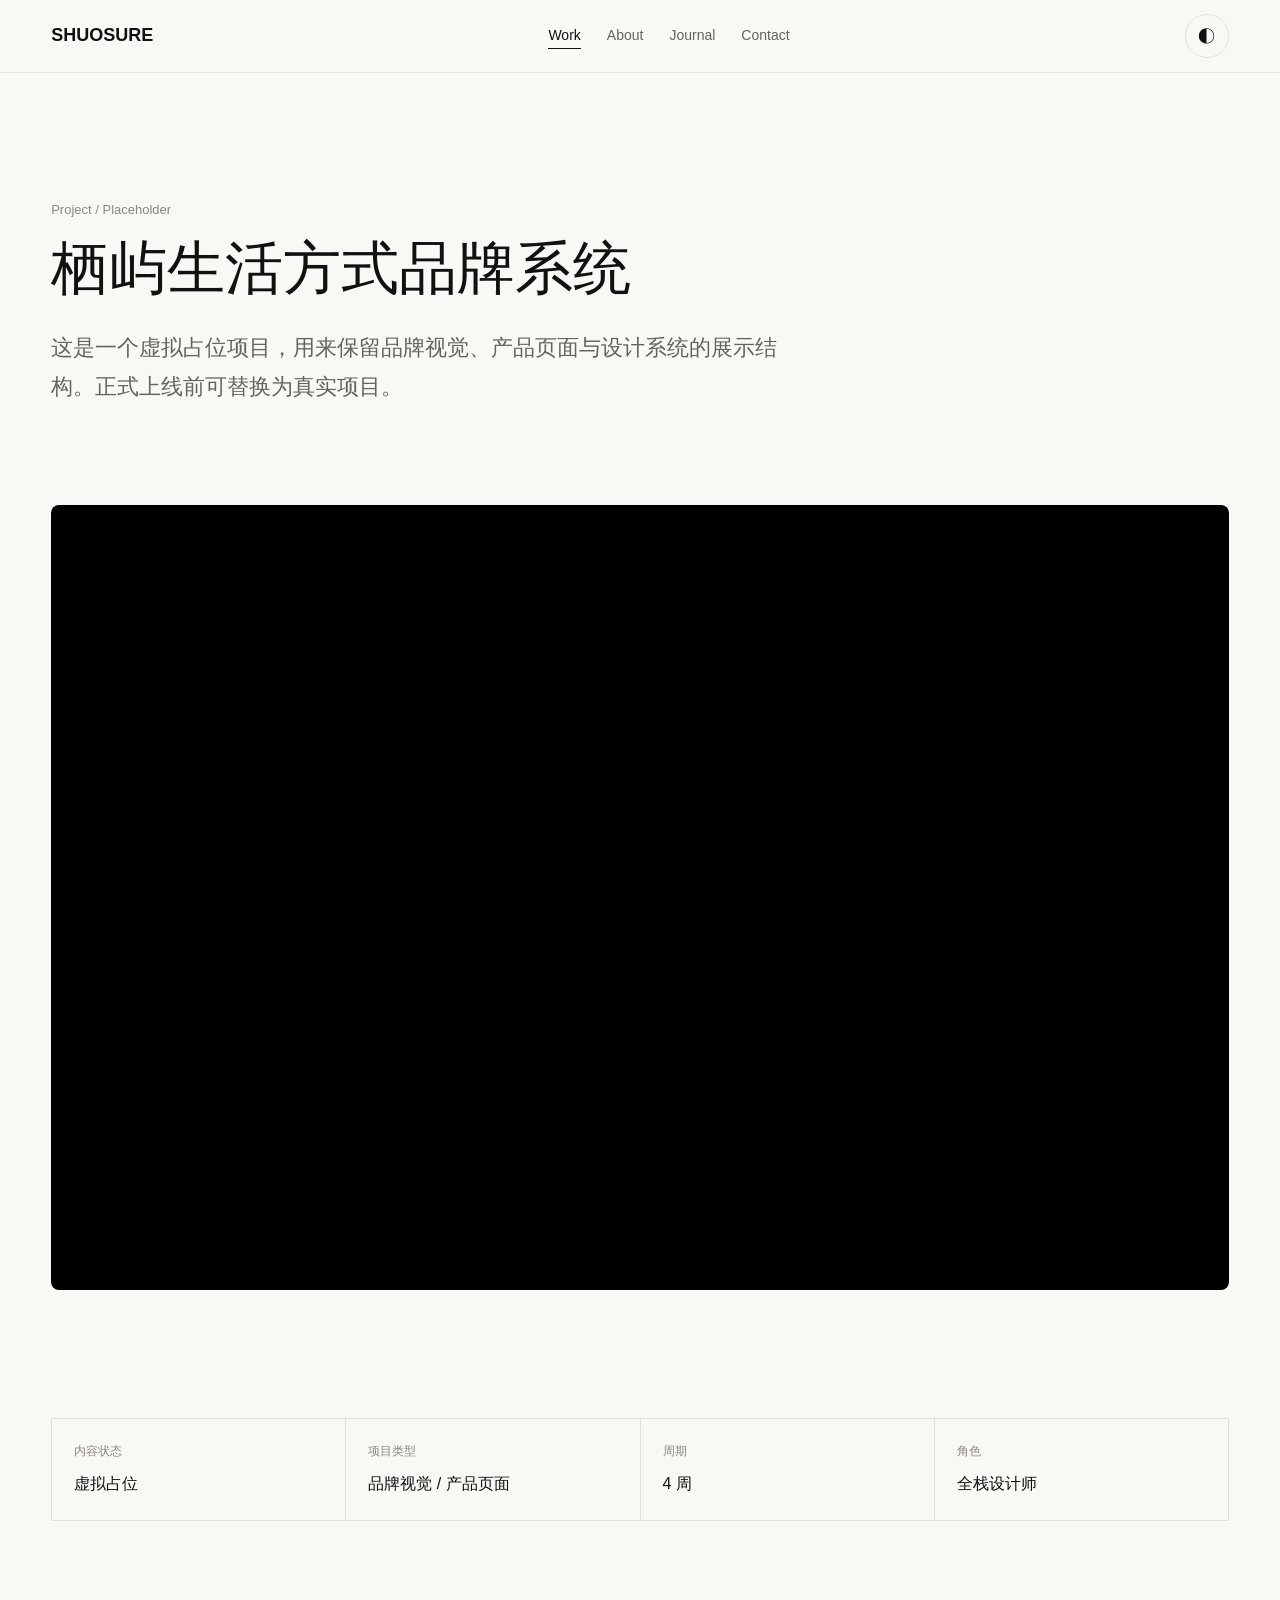
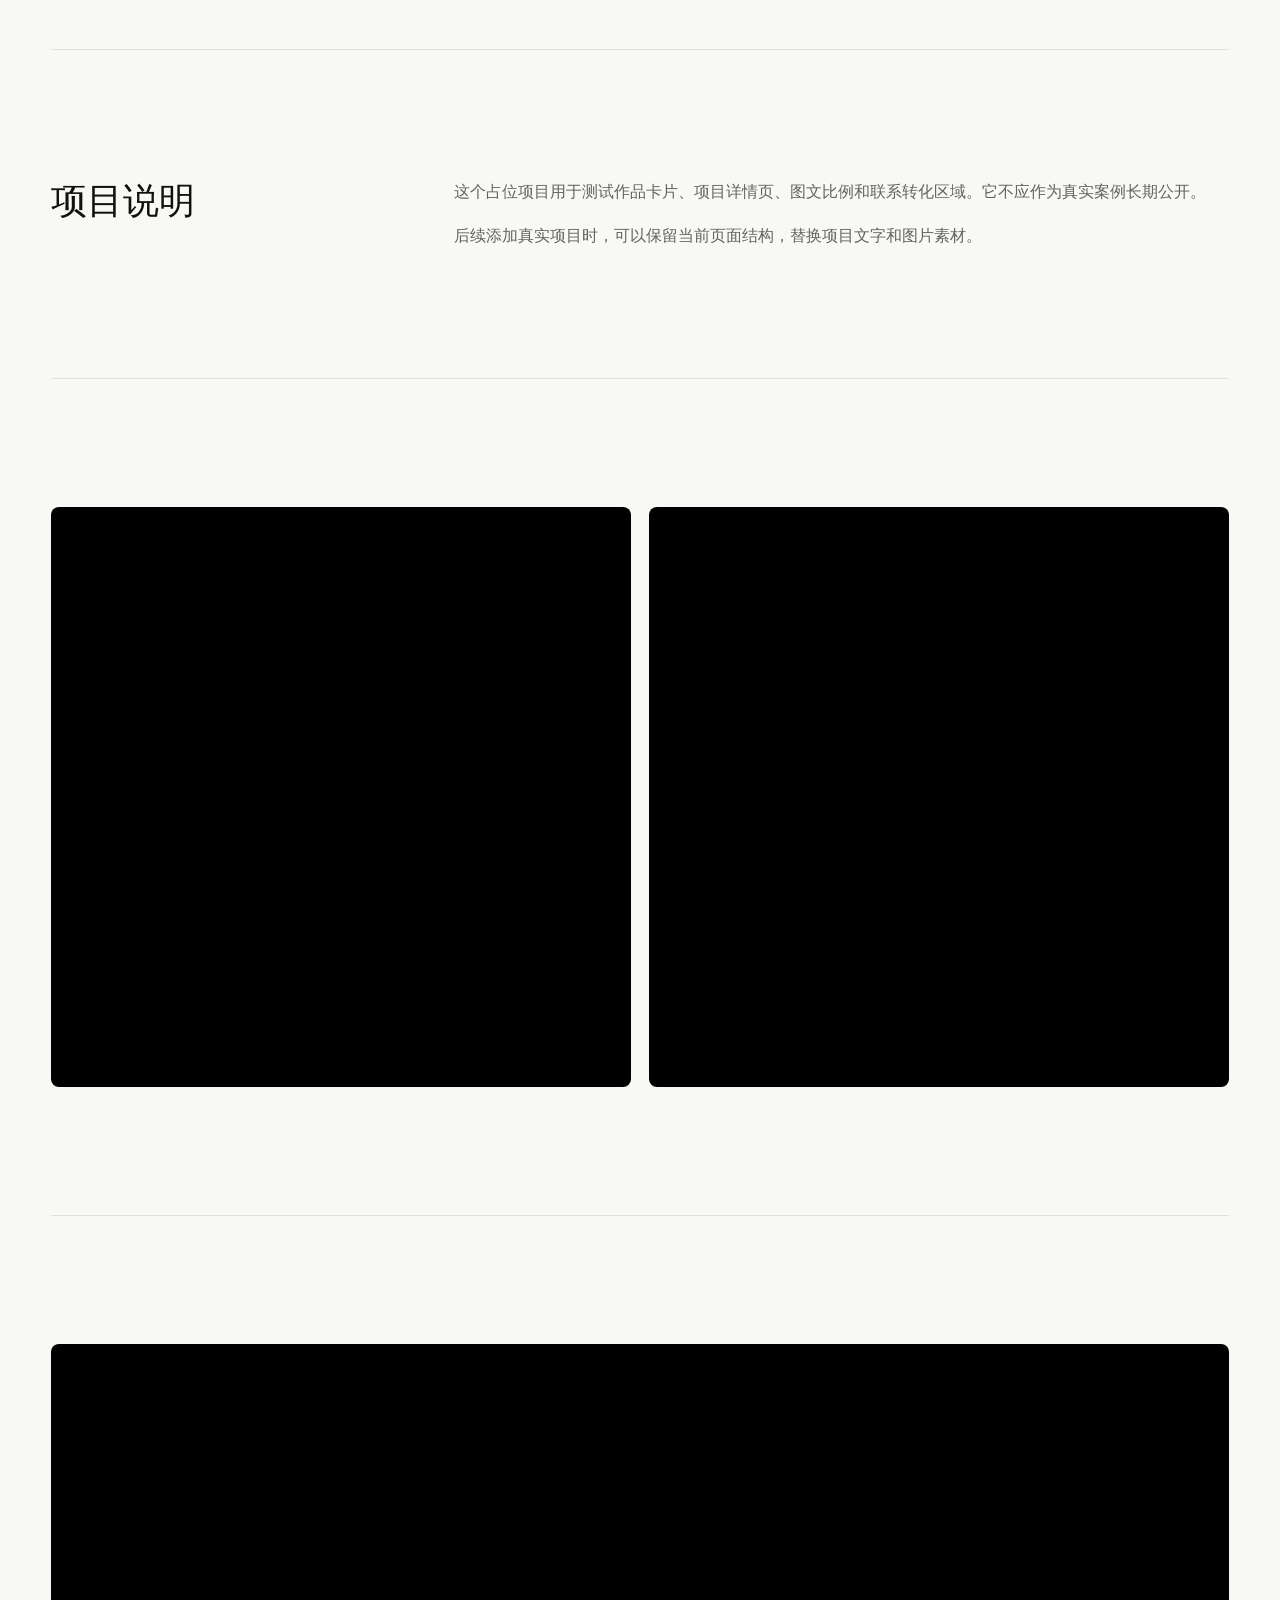
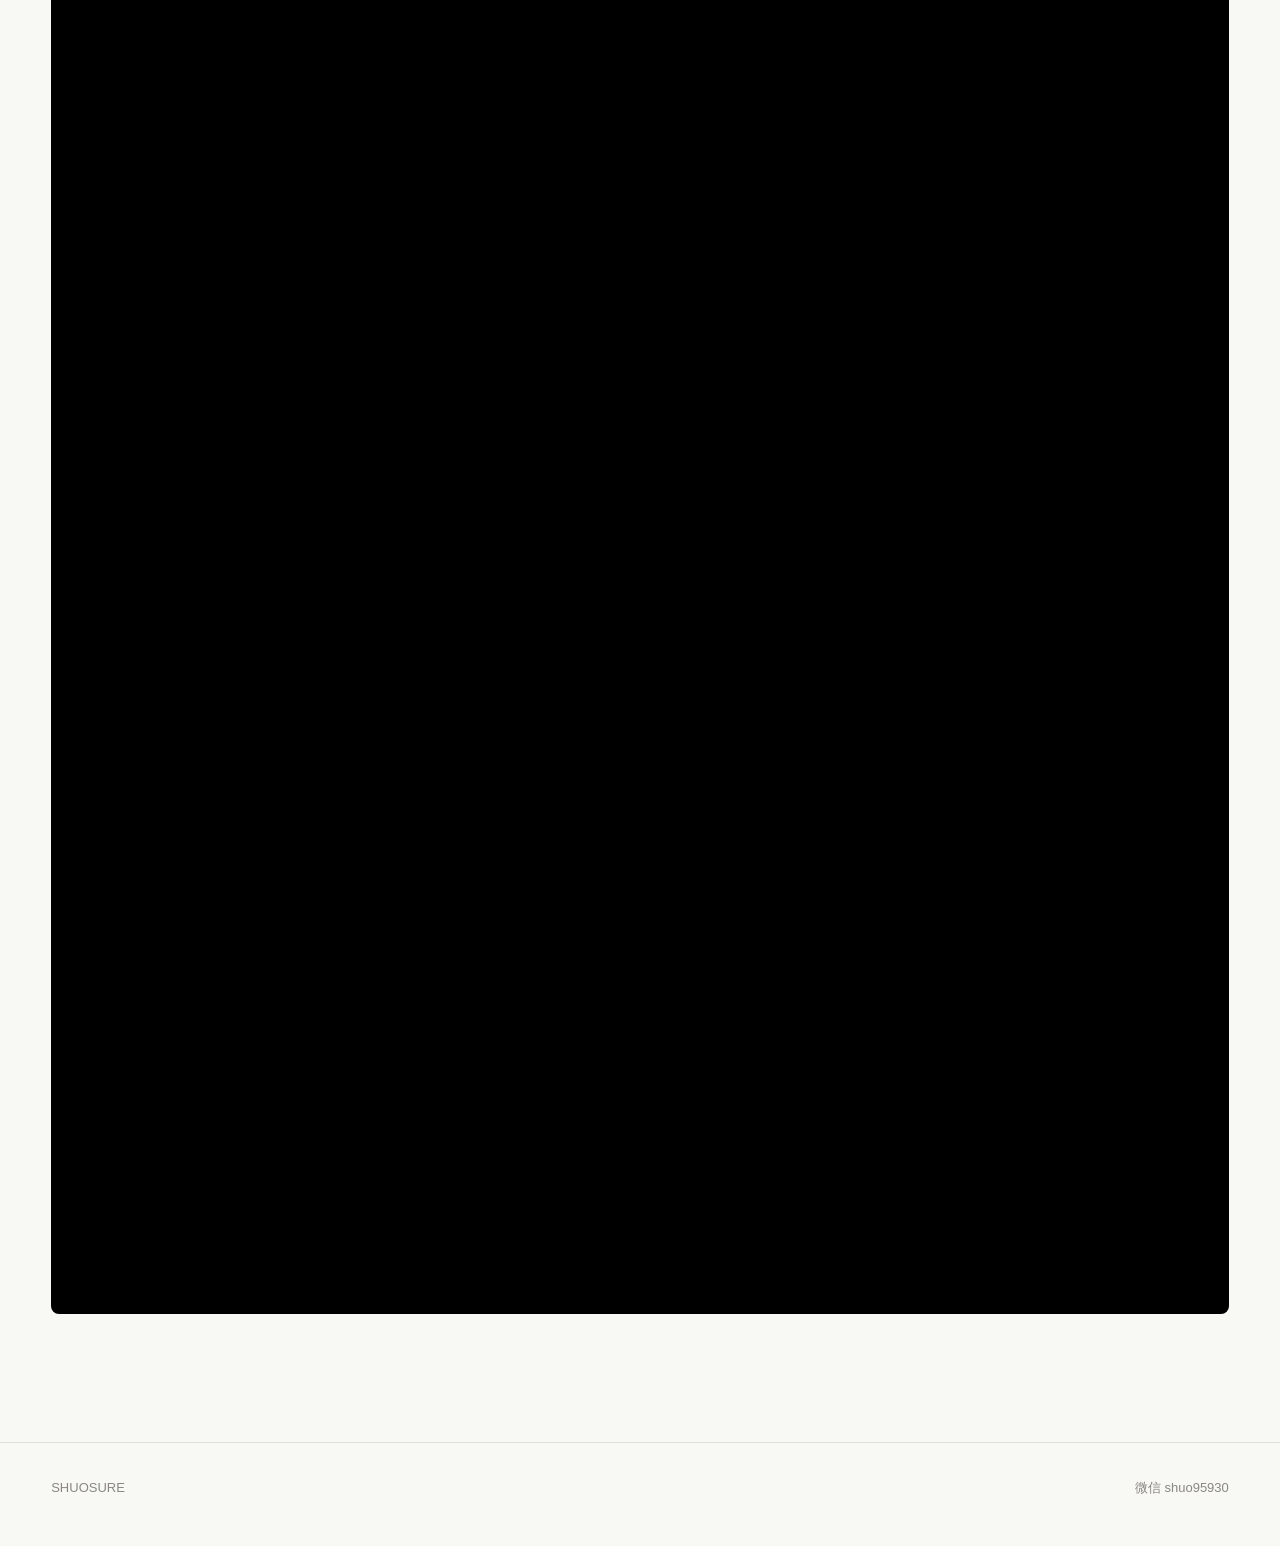
<file: work/sample-brand/index.html>
<!doctype html>
<html lang="zh-CN">
  <head>
    <meta charset="utf-8">
    <meta name="viewport" content="width=device-width, initial-scale=1">
    <title>栖屿生活方式品牌系统 | shuosure</title>
    <meta name="description" content="栖屿生活方式品牌系统，占位项目，用于展示作品页结构。">
    <link rel="stylesheet" href="../../styles/main.css">
    <script src="../../scripts/main.js" defer></script>
  </head>
  <body>
    <header class="site-header">
      <div class="nav-shell">
        <a class="brand" href="../../index.html">SHUOSURE</a>
        <nav id="site-nav" class="site-nav" data-site-nav>
          <a class="is-active" href="../index.html">Work</a>
          <a href="../../about/index.html">About</a>
          <a href="../../journal/index.html">Journal</a>
          <a href="../../contact/index.html">Contact</a>
        </nav>
        <div class="nav-actions">
          <button class="theme-toggle" type="button" data-theme-toggle aria-label="切换明暗模式"></button>
          <button class="menu-toggle" type="button" data-menu-toggle aria-label="打开导航" aria-controls="site-nav" aria-expanded="false"><span></span></button>
        </div>
      </div>
    </header>

    <main class="page">
      <section class="page-hero">
        <p class="eyebrow">Project / Placeholder</p>
        <h1 class="page-title">栖屿生活方式品牌系统</h1>
        <p class="lead">这是一个虚拟占位项目，用来保留品牌视觉、产品页面与设计系统的展示结构。正式上线前可替换为真实项目。</p>
      </section>

      <section class="image-band">
        <div class="image-frame cover">
          <img src="../../assets/projects/sample-brand/01-cover/placeholder-cover.png" alt="栖屿品牌系统封面占位图">
        </div>
      </section>

      <section class="section">
        <div class="info-grid">
          <div class="info-item"><span>内容状态</span><strong>虚拟占位</strong></div>
          <div class="info-item"><span>项目类型</span><strong>品牌视觉 / 产品页面</strong></div>
          <div class="info-item"><span>周期</span><strong>4 周</strong></div>
          <div class="info-item"><span>角色</span><strong>全栈设计师</strong></div>
        </div>
      </section>

      <section class="section">
        <div class="split">
          <h2>项目说明</h2>
          <div class="text-block">
            <p>这个占位项目用于测试作品卡片、项目详情页、图文比例和联系转化区域。它不应作为真实案例长期公开。</p>
            <p>后续添加真实项目时，可以保留当前页面结构，替换项目文字和图片素材。</p>
          </div>
        </div>
      </section>

      <section class="section">
        <div class="gallery-grid two">
          <div class="image-frame"><img src="../../assets/projects/sample-brand/02-identity/placeholder-identity.png" alt="品牌识别占位图"></div>
          <div class="image-frame"><img src="../../assets/projects/sample-brand/03-product/placeholder-product.png" alt="产品页面占位图"></div>
        </div>
      </section>

      <section class="section">
        <div class="image-frame cover">
          <img src="../../assets/projects/sample-brand/04-promotion/placeholder-promotion.png" alt="推广物料占位图">
        </div>
      </section>
    </main>

    <footer class="site-footer">
      <span>SHUOSURE</span>
      <span>微信 shuo95930</span>
    </footer>
  </body>
</html>
</file>
<file: styles/main.css>
:root {
  color-scheme: light dark;
  --bg: #f8f8f5;
  --text: #111111;
  --secondary: #65635f;
  --muted: #8a8781;
  --border: #e3e0da;
  --surface: #ffffff;
  --soft: #f1f0ec;
  --button-bg: #111111;
  --button-text: #ffffff;
  --button-border: #c9c5bc;
  --shadow: 0 18px 48px rgba(17, 17, 17, 0.06);
  --max: 1220px;
  --gutter: clamp(20px, 4vw, 64px);
  --section: clamp(72px, 10vw, 132px);
  --radius: 8px;
}

:root[data-theme="dark"] {
  --bg: #0d0d0d;
  --text: #f4f2ec;
  --secondary: #b9b4aa;
  --muted: #858178;
  --border: #292826;
  --surface: #151515;
  --soft: #1d1c1a;
  --button-bg: #f4f2ec;
  --button-text: #111111;
  --button-border: #4a4742;
  --shadow: 0 18px 48px rgba(0, 0, 0, 0.24);
}

* {
  box-sizing: border-box;
}

html {
  scroll-behavior: smooth;
}

body {
  min-width: 320px;
  margin: 0;
  background: var(--bg);
  color: var(--text);
  font-family: -apple-system, BlinkMacSystemFont, "PingFang SC", "Hiragino Sans GB", "Microsoft YaHei", sans-serif;
  font-size: 16px;
  line-height: 1.75;
  letter-spacing: 0;
  text-rendering: optimizeLegibility;
  -webkit-font-smoothing: antialiased;
}

img {
  display: block;
  max-width: 100%;
}

a {
  color: inherit;
  text-decoration: none;
}

button {
  font: inherit;
}

.site-header {
  position: sticky;
  top: 0;
  z-index: 20;
  background: color-mix(in srgb, var(--bg) 86%, transparent);
  border-bottom: 1px solid color-mix(in srgb, var(--border) 78%, transparent);
  backdrop-filter: blur(18px);
}

.nav-shell {
  width: min(100%, calc(var(--max) + var(--gutter) * 2));
  min-height: 72px;
  margin: 0 auto;
  padding: 0 var(--gutter);
  display: flex;
  align-items: center;
  justify-content: space-between;
  gap: 28px;
}

.brand {
  font-size: 18px;
  font-weight: 650;
  letter-spacing: 0;
}

.site-nav {
  display: flex;
  align-items: center;
  gap: 26px;
  color: var(--secondary);
  font-size: 14px;
}

.site-nav a {
  border-bottom: 1px solid transparent;
  transition: color 160ms ease, border-color 160ms ease;
}

.site-nav a:hover,
.site-nav a.is-active {
  color: var(--text);
  border-color: currentColor;
}

.nav-actions {
  display: flex;
  align-items: center;
  gap: 10px;
}

.theme-toggle,
.menu-toggle {
  width: 44px;
  height: 44px;
  border: 1px solid var(--border);
  border-radius: 999px;
  background: transparent;
  color: var(--text);
  cursor: pointer;
  display: inline-flex;
  align-items: center;
  justify-content: center;
  transition: border-color 160ms ease, background 160ms ease;
}

.theme-toggle:hover,
.menu-toggle:hover {
  background: var(--soft);
  border-color: var(--button-border);
}

.theme-toggle {
  font-size: 17px;
  line-height: 1;
}

.menu-toggle {
  display: none;
  position: relative;
}

.menu-toggle span,
.menu-toggle::before,
.menu-toggle::after {
  content: "";
  width: 18px;
  height: 1px;
  background: currentColor;
  display: block;
  position: absolute;
  transition: transform 180ms ease, opacity 180ms ease;
}

.menu-toggle::before {
  transform: translateY(-6px);
}

.menu-toggle::after {
  transform: translateY(6px);
}

.menu-toggle[aria-expanded="true"] span {
  opacity: 0;
}

.menu-toggle[aria-expanded="true"]::before {
  transform: rotate(45deg);
}

.menu-toggle[aria-expanded="true"]::after {
  transform: rotate(-45deg);
}

.page {
  width: min(100%, calc(var(--max) + var(--gutter) * 2));
  margin: 0 auto;
  padding: 0 var(--gutter);
}

.section {
  padding: var(--section) 0;
}

.section + .section {
  border-top: 1px solid var(--border);
}

.hero {
  min-height: calc(100svh - 72px);
  padding: clamp(64px, 10vw, 128px) 0 clamp(40px, 6vw, 72px);
  display: grid;
  align-content: space-between;
  gap: clamp(48px, 8vw, 96px);
}

.hero-copy {
  max-width: 1060px;
}

.eyebrow {
  margin: 0 0 18px;
  color: var(--muted);
  font-size: 13px;
  line-height: 1.4;
}

h1,
h2,
h3,
p {
  margin-top: 0;
}

.hero-title,
.page-title {
  margin-bottom: 28px;
  font-weight: 560;
  line-height: 1.08;
  letter-spacing: 0;
}

.hero-title {
  max-width: 980px;
  font-size: clamp(38px, 6.3vw, 72px);
}

.hero-eyebrow {
  display: flex;
  flex-wrap: wrap;
  gap: 8px 18px;
  margin-bottom: 24px;
  color: var(--secondary);
}

.hero-title-art {
  max-width: 1100px;
  display: grid;
  gap: 22px;
  margin-bottom: 30px;
  font-size: 1rem;
  line-height: 1;
}

.hero-brand-mark {
  display: block;
  max-width: 100%;
  font-size: 112px;
  font-weight: 760;
  line-height: 0.88;
}

.hero-title-stack {
  display: grid;
  gap: 6px;
  padding-top: 24px;
  border-top: 1px solid var(--text);
  font-size: 56px;
  font-weight: 560;
  line-height: 1.12;
}

.hero-title-stack span {
  display: block;
}

.hero-lead {
  max-width: 720px;
}

.page-title {
  max-width: 880px;
  font-size: clamp(36px, 5.3vw, 58px);
}

.lead {
  max-width: 760px;
  color: var(--secondary);
  font-size: clamp(18px, 2vw, 22px);
  line-height: 1.8;
}

.button-row {
  margin-top: 36px;
  display: flex;
  flex-wrap: wrap;
  gap: 12px;
}

.button {
  min-height: 46px;
  padding: 10px 18px;
  border-radius: 999px;
  border: 1px solid var(--button-border);
  color: var(--text);
  display: inline-flex;
  align-items: center;
  justify-content: center;
  gap: 8px;
  font-size: 14px;
  transition: transform 160ms ease, background 160ms ease, border-color 160ms ease;
}

.button:hover {
  transform: translateY(-1px);
  border-color: var(--text);
}

.button.primary {
  border-color: var(--button-bg);
  background: var(--button-bg);
  color: var(--button-text);
}

.hero-preview {
  display: grid;
  grid-template-columns: minmax(0, 1.2fr) minmax(240px, 0.8fr);
  align-items: end;
  gap: clamp(22px, 4vw, 56px);
}

.preview-media {
  overflow: hidden;
  border-radius: var(--radius);
  background: var(--soft);
  aspect-ratio: 16 / 9;
}

.preview-media img {
  width: 100%;
  height: 100%;
  object-fit: cover;
}

.preview-note {
  padding-bottom: 4px;
}

.preview-note h2 {
  margin-bottom: 8px;
  font-size: clamp(22px, 2.4vw, 32px);
  font-weight: 520;
  line-height: 1.25;
}

.preview-note p {
  margin-bottom: 0;
  color: var(--secondary);
  font-size: 15px;
}

.section-head {
  margin-bottom: clamp(32px, 5vw, 56px);
  display: grid;
  grid-template-columns: 0.42fr 1fr;
  gap: clamp(24px, 5vw, 72px);
}

.section-label {
  margin: 0;
  color: var(--muted);
  font-size: 13px;
}

.section-head h2 {
  margin-bottom: 14px;
  font-size: clamp(28px, 3.5vw, 42px);
  font-weight: 520;
  line-height: 1.22;
}

.section-head p {
  margin-bottom: 0;
  color: var(--secondary);
  max-width: 700px;
}

.project-grid {
  display: grid;
  grid-template-columns: repeat(2, minmax(0, 1fr));
  gap: clamp(22px, 4vw, 44px);
}

.project-card {
  display: grid;
  gap: 18px;
}

.project-thumb {
  overflow: hidden;
  border-radius: var(--radius);
  background: var(--soft);
  aspect-ratio: 4 / 5;
}

.project-card.wide .project-thumb {
  aspect-ratio: 16 / 11;
}

.project-thumb img {
  width: 100%;
  height: 100%;
  object-fit: cover;
  transition: transform 260ms ease;
}

.project-card:hover .project-thumb img {
  transform: scale(1.025);
}

.project-meta {
  display: flex;
  align-items: center;
  justify-content: space-between;
  gap: 18px;
  color: var(--muted);
  font-size: 13px;
}

.project-card h3 {
  margin-bottom: 8px;
  font-size: clamp(22px, 2.3vw, 30px);
  font-weight: 520;
  line-height: 1.28;
}

.project-card p {
  margin-bottom: 0;
  color: var(--secondary);
  font-size: 15px;
}

.article-list {
  display: grid;
  gap: 1px;
  background: var(--border);
  border: 1px solid var(--border);
}

.article-row {
  padding: clamp(24px, 4vw, 38px);
  background: var(--bg);
  display: grid;
  grid-template-columns: minmax(0, 1fr) auto;
  gap: 28px;
  align-items: center;
}

.article-row h3 {
  margin-bottom: 10px;
  font-size: clamp(22px, 2.8vw, 34px);
  font-weight: 520;
  line-height: 1.28;
}

.article-row p {
  margin-bottom: 0;
  color: var(--secondary);
  max-width: 720px;
}

.article-tag,
.pill {
  display: inline-flex;
  align-items: center;
  min-height: 28px;
  padding: 4px 10px;
  border: 1px solid var(--border);
  border-radius: 999px;
  color: var(--secondary);
  font-size: 12px;
  line-height: 1.3;
}

.cta-band {
  border-radius: var(--radius);
  background: var(--text);
  color: var(--bg);
  padding: clamp(28px, 5vw, 56px);
  display: grid;
  grid-template-columns: minmax(0, 1fr) auto;
  align-items: center;
  gap: 32px;
}

.cta-band h2 {
  margin-bottom: 12px;
  font-size: clamp(26px, 3vw, 40px);
  font-weight: 520;
  line-height: 1.25;
}

.cta-band p {
  max-width: 680px;
  margin-bottom: 0;
  color: color-mix(in srgb, var(--bg) 72%, transparent);
}

.cta-band .button {
  border-color: color-mix(in srgb, var(--bg) 70%, transparent);
  color: var(--bg);
}

.site-footer {
  width: min(100%, calc(var(--max) + var(--gutter) * 2));
  margin: 0 auto;
  padding: 34px var(--gutter) 46px;
  border-top: 1px solid var(--border);
  display: flex;
  align-items: center;
  justify-content: space-between;
  gap: 20px;
  color: var(--muted);
  font-size: 13px;
}

.page-hero {
  padding: clamp(76px, 10vw, 132px) 0 clamp(44px, 6vw, 76px);
}

.filter-row {
  display: flex;
  flex-wrap: wrap;
  gap: 10px;
  margin-top: 34px;
}

.info-grid {
  display: grid;
  grid-template-columns: repeat(4, minmax(0, 1fr));
  gap: 1px;
  background: var(--border);
  border: 1px solid var(--border);
}

.info-item {
  background: var(--bg);
  padding: 22px;
}

.info-item span {
  display: block;
  margin-bottom: 8px;
  color: var(--muted);
  font-size: 12px;
}

.info-item strong {
  font-weight: 520;
  line-height: 1.5;
}

.split {
  display: grid;
  grid-template-columns: minmax(260px, 0.42fr) minmax(0, 1fr);
  gap: clamp(28px, 6vw, 88px);
  align-items: start;
}

.split h2 {
  margin-bottom: 0;
  font-size: clamp(24px, 3vw, 36px);
  font-weight: 520;
  line-height: 1.3;
}

.split p,
.text-block p {
  color: var(--secondary);
}

.text-block p:last-child {
  margin-bottom: 0;
}

.image-band {
  display: grid;
  gap: 20px;
}

.image-frame {
  overflow: hidden;
  border-radius: var(--radius);
  background: var(--soft);
}

.image-frame img {
  width: 100%;
  height: auto;
}

.image-frame.cover img {
  height: 100%;
  min-height: 420px;
  object-fit: cover;
}

.gallery-grid {
  display: grid;
  grid-template-columns: repeat(3, minmax(0, 1fr));
  gap: 18px;
}

.gallery-grid.two {
  grid-template-columns: repeat(2, minmax(0, 1fr));
}

.gallery-grid .image-frame {
  aspect-ratio: 1 / 1;
}

.gallery-grid .image-frame img {
  width: 100%;
  height: 100%;
  object-fit: cover;
}

.long-shot {
  max-height: 760px;
  overflow: hidden;
}

.long-shot img {
  width: 100%;
  height: auto;
}

.service-grid {
  display: grid;
  grid-template-columns: repeat(3, minmax(0, 1fr));
  gap: 1px;
  border: 1px solid var(--border);
  background: var(--border);
}

.service-item {
  min-height: 160px;
  padding: 26px;
  background: var(--bg);
}

.service-item h3 {
  margin-bottom: 12px;
  font-size: 20px;
  font-weight: 520;
}

.service-item p {
  color: var(--secondary);
  margin-bottom: 0;
  font-size: 15px;
}

.qr-panel {
  padding: 24px;
  border: 1px solid var(--border);
  border-radius: var(--radius);
  background: var(--surface);
  box-shadow: var(--shadow);
}

.qr-panel img {
  width: min(100%, 300px);
  margin: 0 auto 18px;
  border-radius: 6px;
  background: #ffffff;
}

.qr-panel p {
  margin-bottom: 0;
  text-align: center;
  color: var(--secondary);
}

.contact-layout {
  display: grid;
  grid-template-columns: minmax(0, 1fr) minmax(280px, 360px);
  gap: clamp(32px, 6vw, 84px);
  align-items: start;
}

.check-list {
  padding: 0;
  margin: 26px 0 0;
  list-style: none;
  display: grid;
  gap: 12px;
}

.check-list li {
  padding-bottom: 12px;
  border-bottom: 1px solid var(--border);
  color: var(--secondary);
}

.article-body {
  max-width: 740px;
  margin: 0 auto;
}

.article-body p {
  color: var(--secondary);
  font-size: 17px;
  line-height: 1.9;
}

.article-body h2 {
  margin-top: 52px;
  margin-bottom: 16px;
  font-size: clamp(24px, 3vw, 34px);
  font-weight: 520;
}

.related {
  margin-top: 64px;
  padding-top: 28px;
  border-top: 1px solid var(--border);
}

.placeholder-note {
  color: var(--muted);
  font-size: 13px;
}

@media (prefers-color-scheme: dark) {
  :root:not([data-theme="light"]) {
    --bg: #0d0d0d;
    --text: #f4f2ec;
    --secondary: #b9b4aa;
    --muted: #858178;
    --border: #292826;
    --surface: #151515;
    --soft: #1d1c1a;
    --button-bg: #f4f2ec;
    --button-text: #111111;
    --button-border: #4a4742;
    --shadow: 0 18px 48px rgba(0, 0, 0, 0.24);
  }
}

@media (max-width: 900px) {
  .menu-toggle {
    display: inline-flex;
  }

  .site-nav {
    position: fixed;
    inset: 72px var(--gutter) auto var(--gutter);
    padding: 18px;
    border: 1px solid var(--border);
    border-radius: var(--radius);
    background: var(--surface);
    box-shadow: var(--shadow);
    display: none;
    flex-direction: column;
    align-items: stretch;
    gap: 0;
  }

  .site-nav.is-open {
    display: flex;
  }

  .site-nav a {
    min-height: 44px;
    display: flex;
    align-items: center;
    border-bottom: 1px solid var(--border);
  }

  .site-nav a:last-child {
    border-bottom: 0;
  }

  .hero {
    min-height: auto;
  }

  .hero-brand-mark {
    font-size: 76px;
  }

  .hero-title-stack {
    font-size: 42px;
  }

  .hero-preview,
  .section-head,
  .split,
  .contact-layout,
  .cta-band {
    grid-template-columns: 1fr;
  }

  .project-grid,
  .gallery-grid.two,
  .service-grid {
    grid-template-columns: 1fr;
  }

  .info-grid {
    grid-template-columns: repeat(2, minmax(0, 1fr));
  }
}

@media (max-width: 640px) {
  .nav-shell {
    min-height: 66px;
  }

  .site-nav {
    inset: 66px var(--gutter) auto var(--gutter);
  }

  .hero-title {
    font-size: 1rem;
  }

  .hero-title-art {
    gap: 16px;
    margin-bottom: 28px;
  }

  .hero-brand-mark {
    font-size: 43px;
    line-height: 0.94;
  }

  .hero-title-stack {
    gap: 5px;
    padding-top: 18px;
    font-size: 31px;
    line-height: 1.16;
  }

  .lead {
    font-size: 17px;
  }

  .button-row {
    flex-direction: column;
  }

  .button {
    width: 100%;
  }

  .project-grid,
  .gallery-grid,
  .info-grid {
    grid-template-columns: 1fr;
  }

  .article-row {
    grid-template-columns: 1fr;
  }

  .site-footer {
    flex-direction: column;
    align-items: flex-start;
  }

  .image-frame.cover img {
    min-height: 280px;
  }
}
</file>
